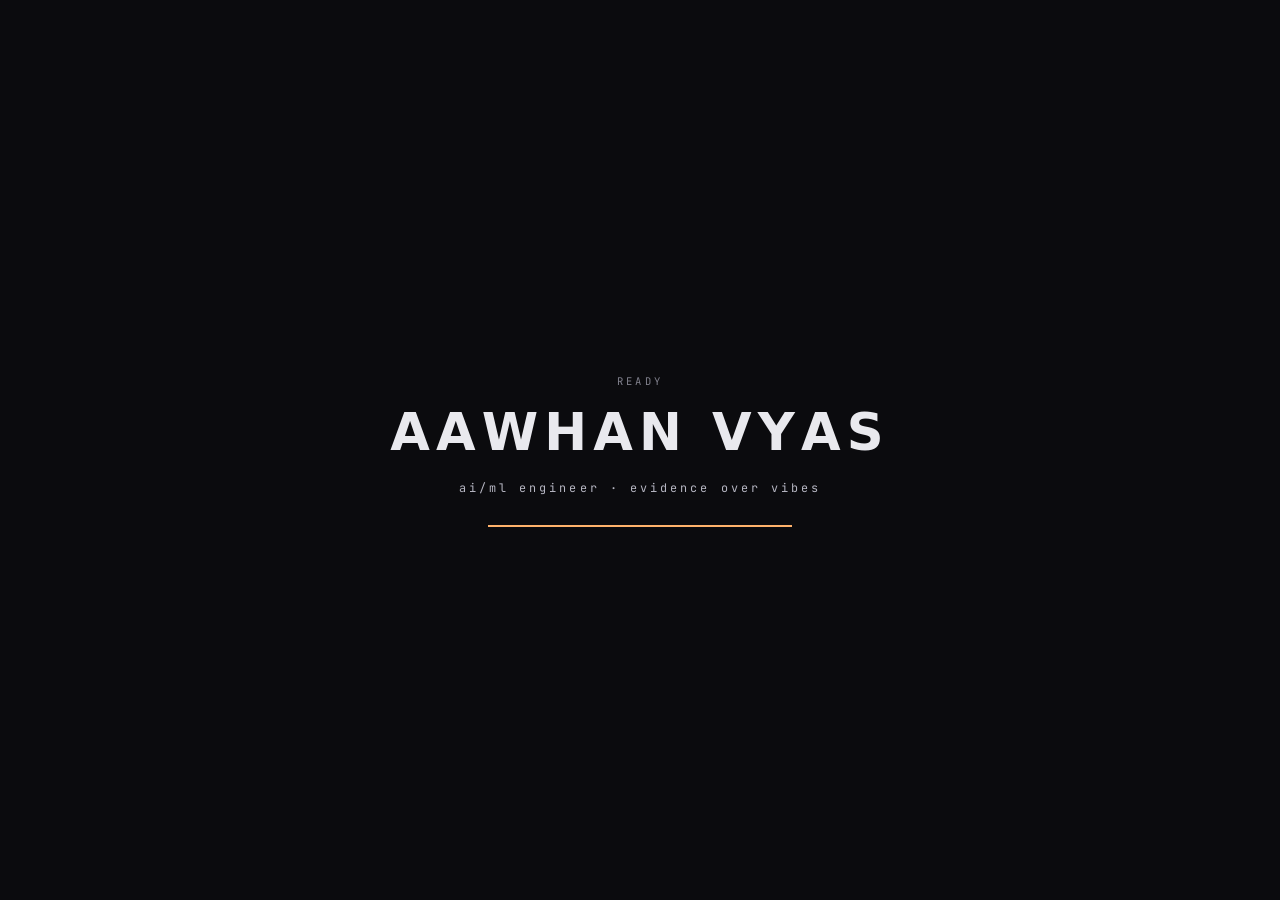
<file: index.html>
<!DOCTYPE html>
<html lang="en">
<head>
  <meta charset="UTF-8">
  <meta name="viewport" content="width=device-width, initial-scale=1.0">
  <title>Aawhan Vyas</title>
  <meta name="description" content="Aawhan Vyas — AI/ML engineer. The Brief: a quick scan for recruiters & humans. The Evidence: a broadcast tour of how i build.">
  <meta property="og:title" content="Aawhan Vyas — turning “what if?” into working software.">
  <meta property="og:description" content="ML platforms, grounded RAG, LLM evaluation. Music as aawhan. Every claim links to its proof.">
  <meta property="og:type" content="website">
  <meta property="og:url" content="https://aawhan0.me/">
  <link rel="icon" type="image/svg+xml" href="assets/favicon.svg">
  <link rel="preconnect" href="https://fonts.googleapis.com">
  <link rel="preconnect" href="https://fonts.gstatic.com" crossorigin>
  <!-- Google Fonts is render-blocking as a plain stylesheet. Loaded non-blocking
       instead: preloaded (so the fetch starts during the preload scan at high
       priority) but applied via media="print", with onload flipping it to "all".
       First paint happens immediately in the fallback stack and the webfonts
       swap in behind it — which font-display:swap was already doing. Same fonts,
       same rendering; the document just no longer blocks on a third-party
       round trip. The noscript copy keeps it working without JS. -->
  <link rel="preload" as="style" href="https://fonts.googleapis.com/css2?family=Anton&family=Inter:wght@400;500;600;700&family=JetBrains+Mono:wght@400;500;700&family=VT323&display=swap">
  <link rel="stylesheet" href="https://fonts.googleapis.com/css2?family=Anton&family=Inter:wght@400;500;600;700&family=JetBrains+Mono:wght@400;500;700&family=VT323&display=swap" media="print" onload="this.media='all'">
  <noscript><link rel="stylesheet" href="https://fonts.googleapis.com/css2?family=Anton&family=Inter:wght@400;500;600;700&family=JetBrains+Mono:wght@400;500;700&family=VT323&display=swap"></noscript>
  <link rel="stylesheet" href="assets/css/style.css?v=17">
</head>
<body class="locked">

  <!-- ── boot / loader ───────────────────────────────────────── -->
  <div class="boot" id="boot">
    <div class="boot-inner">
      <p class="boot-status mono" id="boot-status">initialising</p>
      <h1 class="boot-name" id="boot-name" data-text="AAWHAN VYAS">AAWHAN&nbsp;VYAS</h1>
      <p class="boot-role mono">ai/ml engineer <span aria-hidden="true">·</span> evidence over vibes</p>
      <div class="boot-bar" aria-hidden="true"><i id="boot-fill"></i></div>
    </div>
  </div>

  <!-- ── landing gate ──────────────────────────────────────── -->
  <div class="gate" id="gate">
    <div class="gate-half gate-left" data-goto="brief" role="link" tabindex="0" aria-label="On Stage — the work">
      <canvas id="ascii-wave" aria-hidden="true"></canvas>
      <div class="gate-content">
        <h2 class="pixel">On Stage</h2>
        <p>the rehearsed set — what i do &amp; what shipped.</p>
        <button class="enter mono" data-goto="brief">enter <span aria-hidden="true">→</span></button>
      </div>
    </div>
    <div class="gate-half gate-right" data-goto="story" role="link" tabindex="0" aria-label="Behind the Scenes — the story">
      <canvas id="disk" aria-hidden="true"></canvas>
      <div class="gate-content">
        <h2 class="pixel">Behind the Scenes</h2>
        <p>not the projects — the person behind them.</p>
        <button class="enter mono" data-goto="story">enter <span aria-hidden="true">→</span></button>
      </div>
    </div>
  </div>

  <script src="assets/js/data.js?v=12" defer></script>
  <script src="assets/js/main.js?v=14" defer></script>
</body>
</html>
</file>
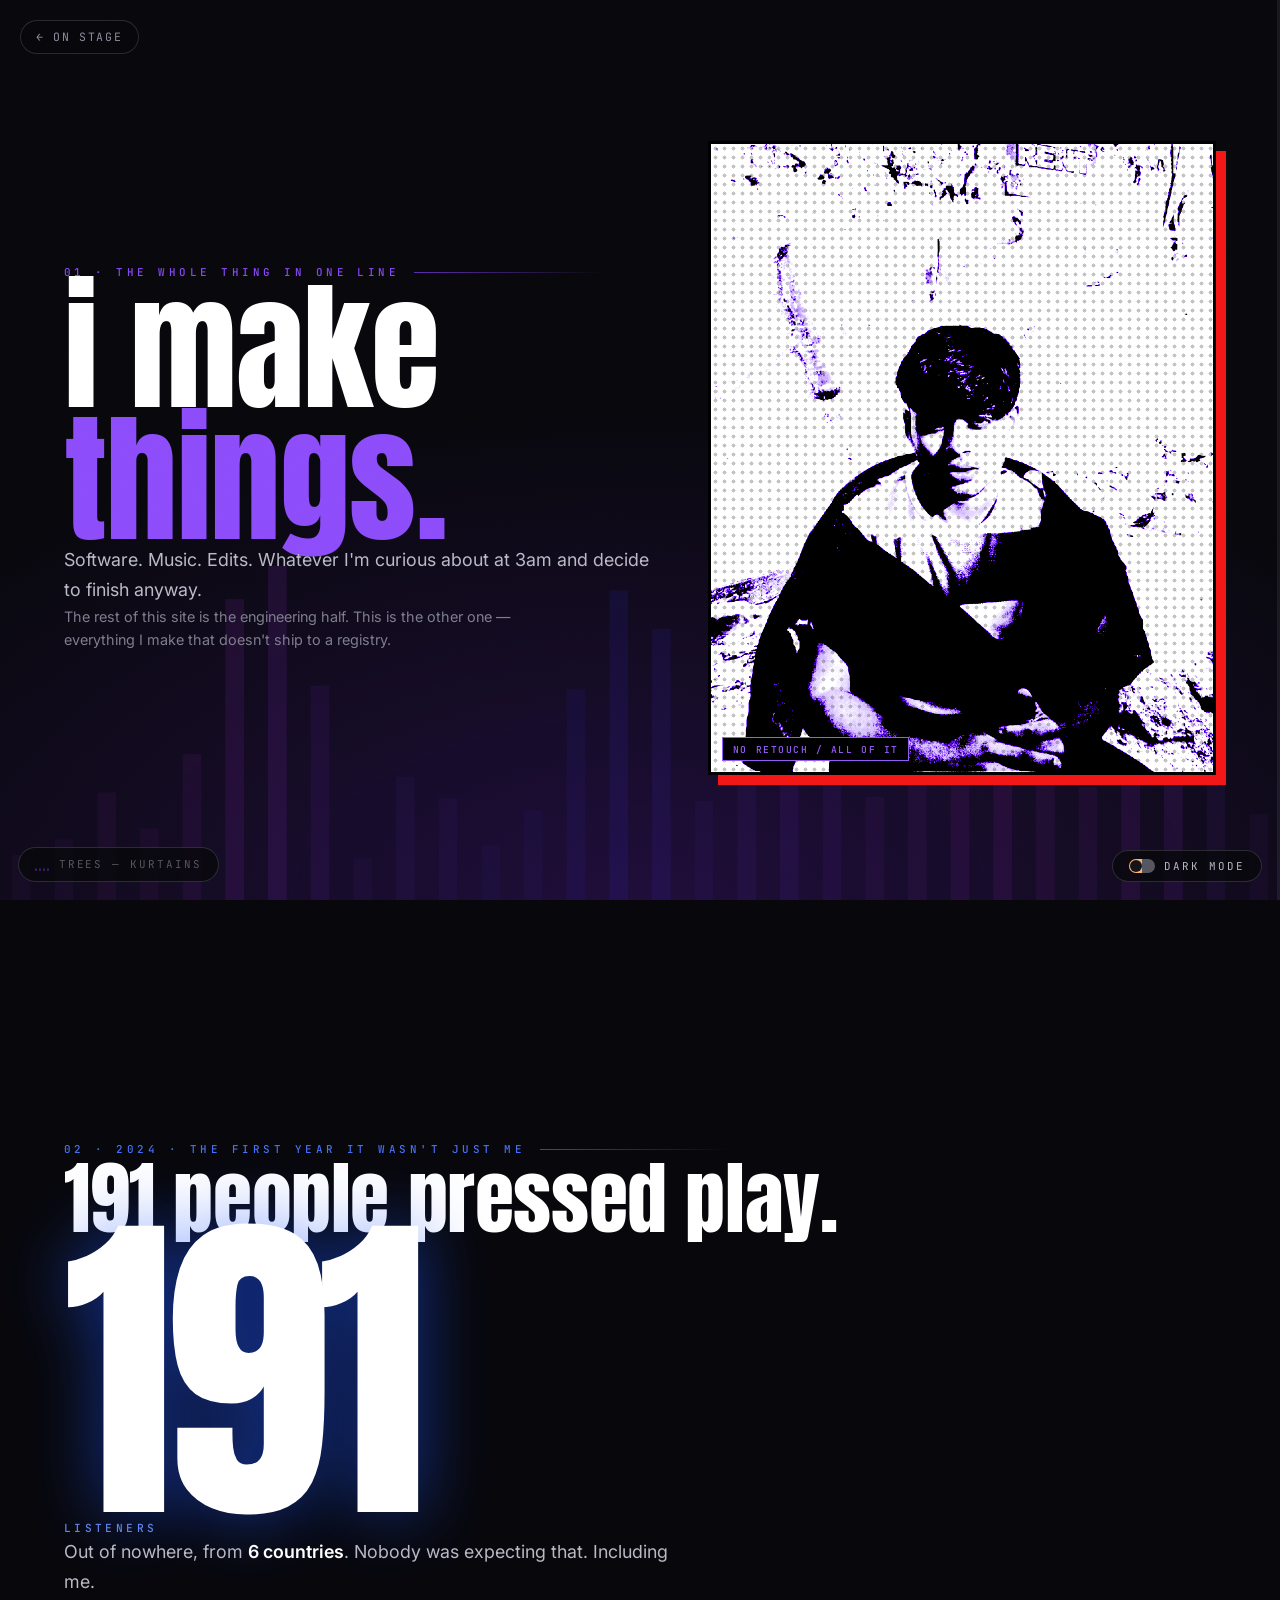
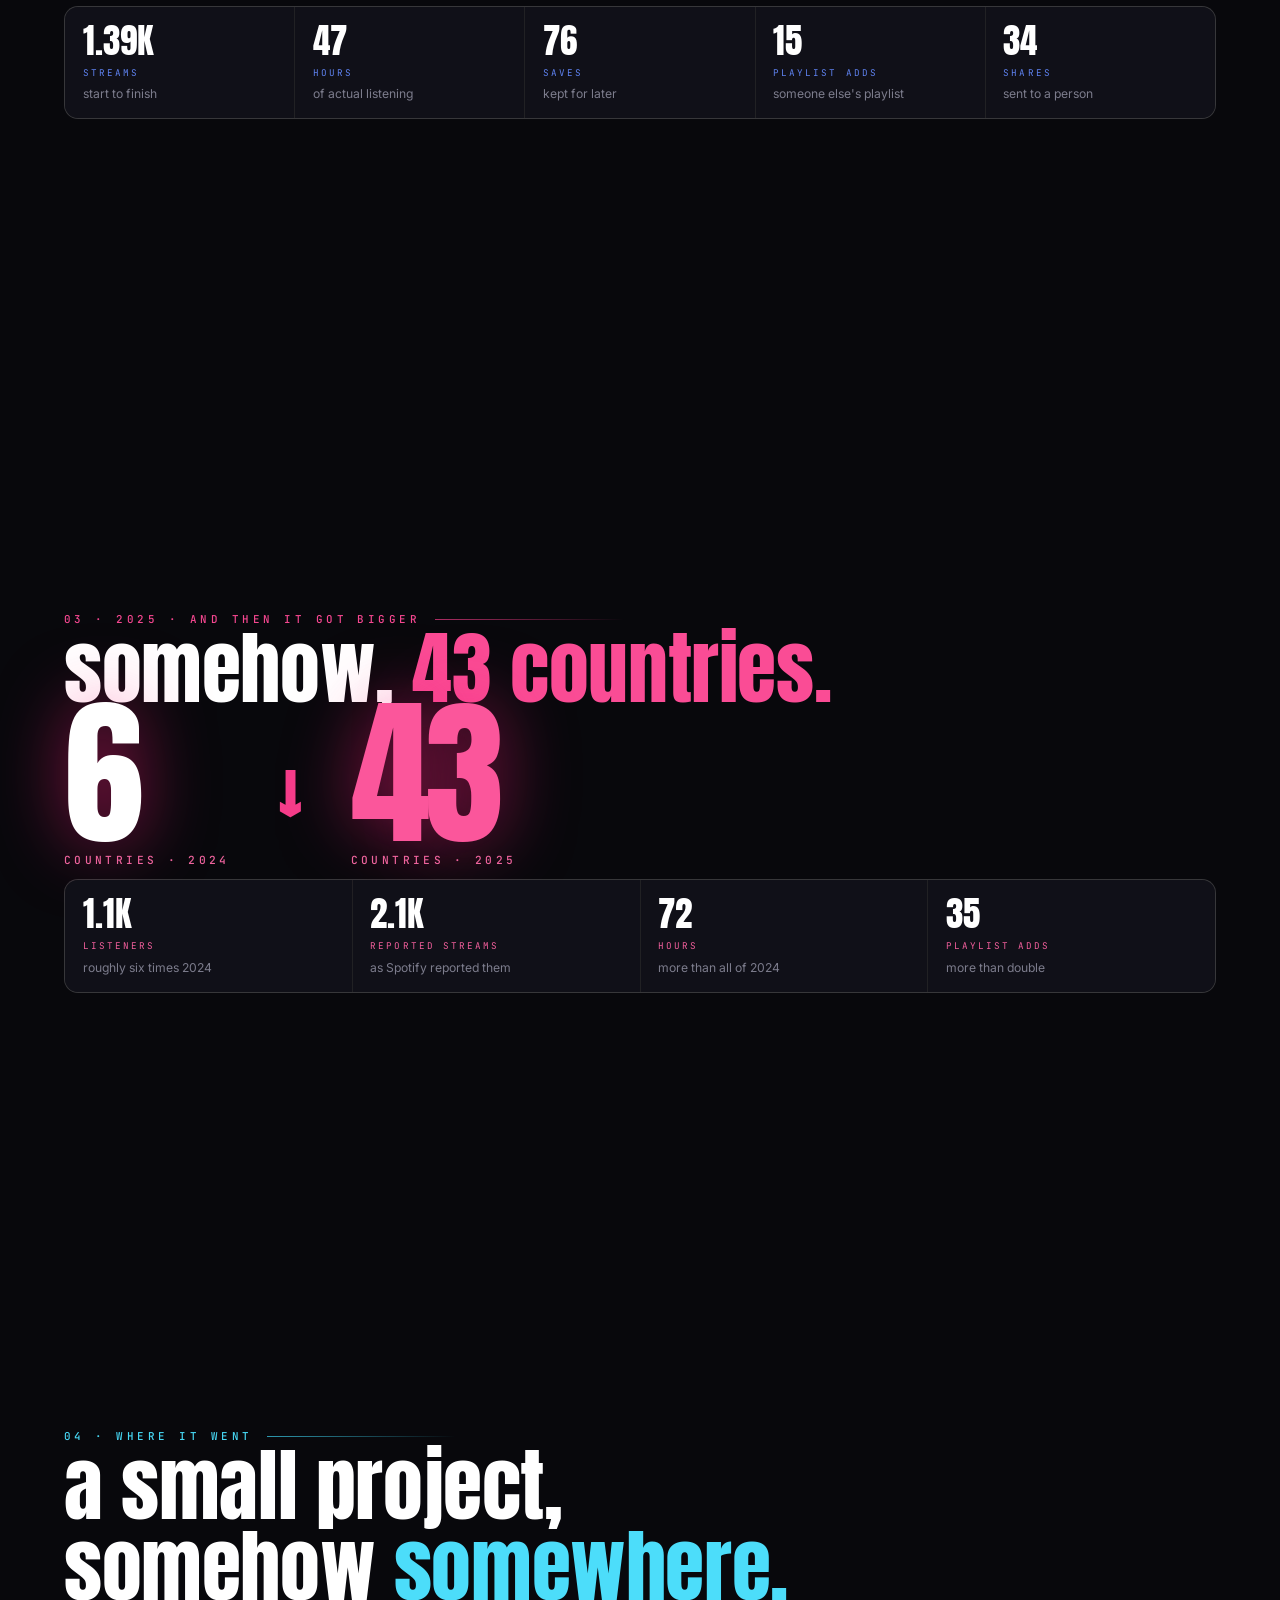
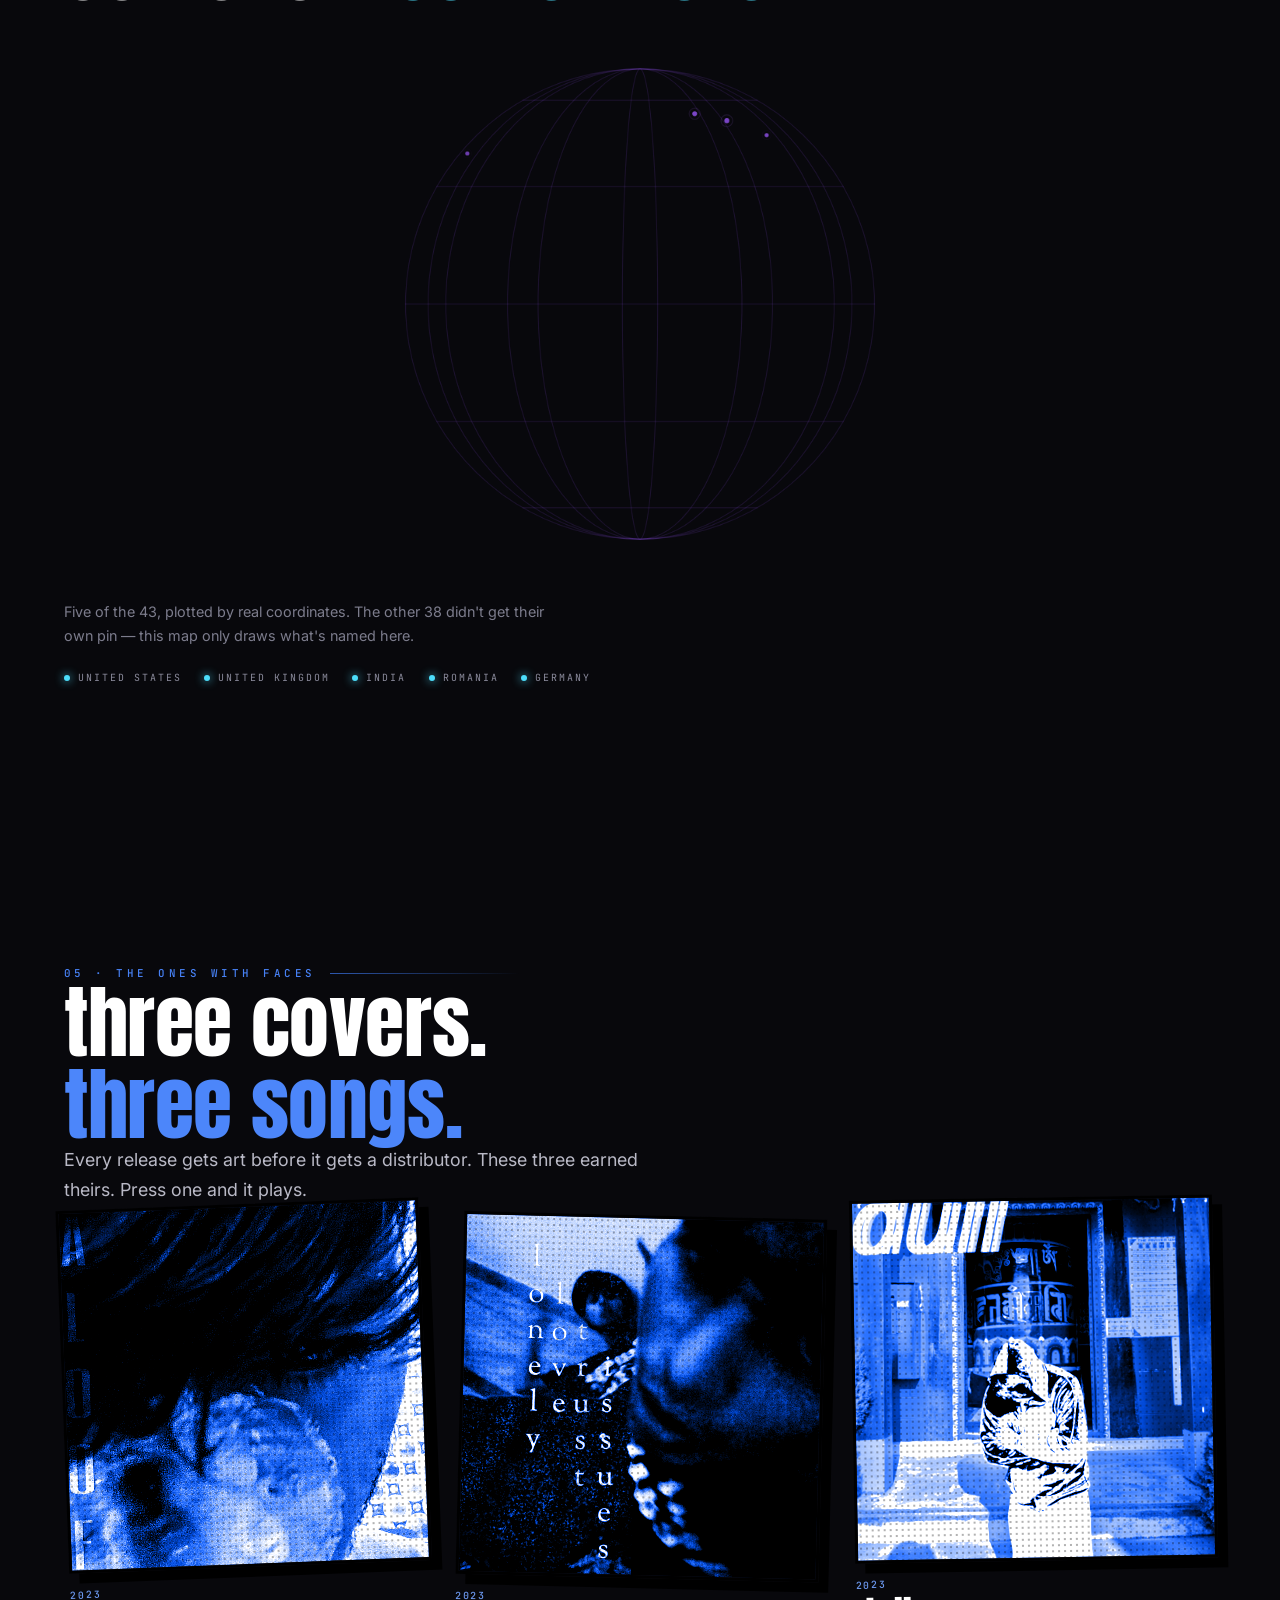
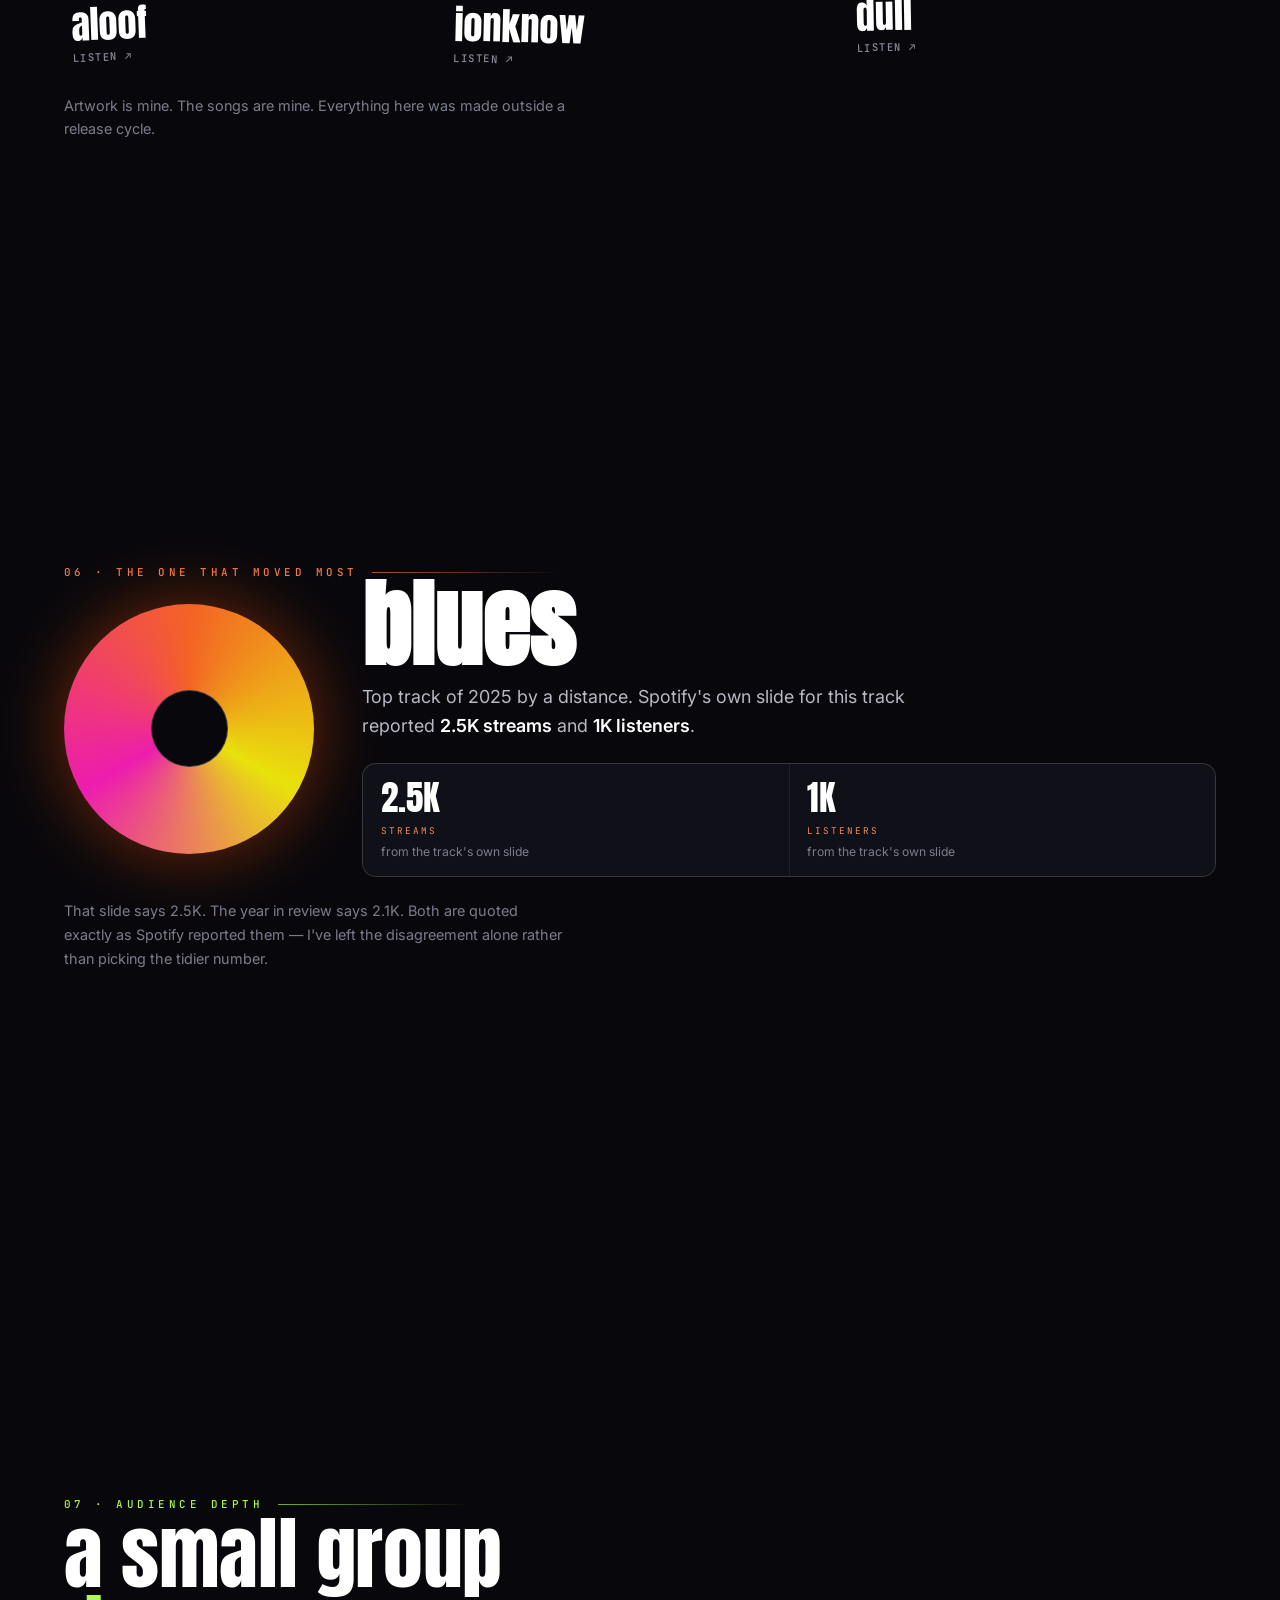
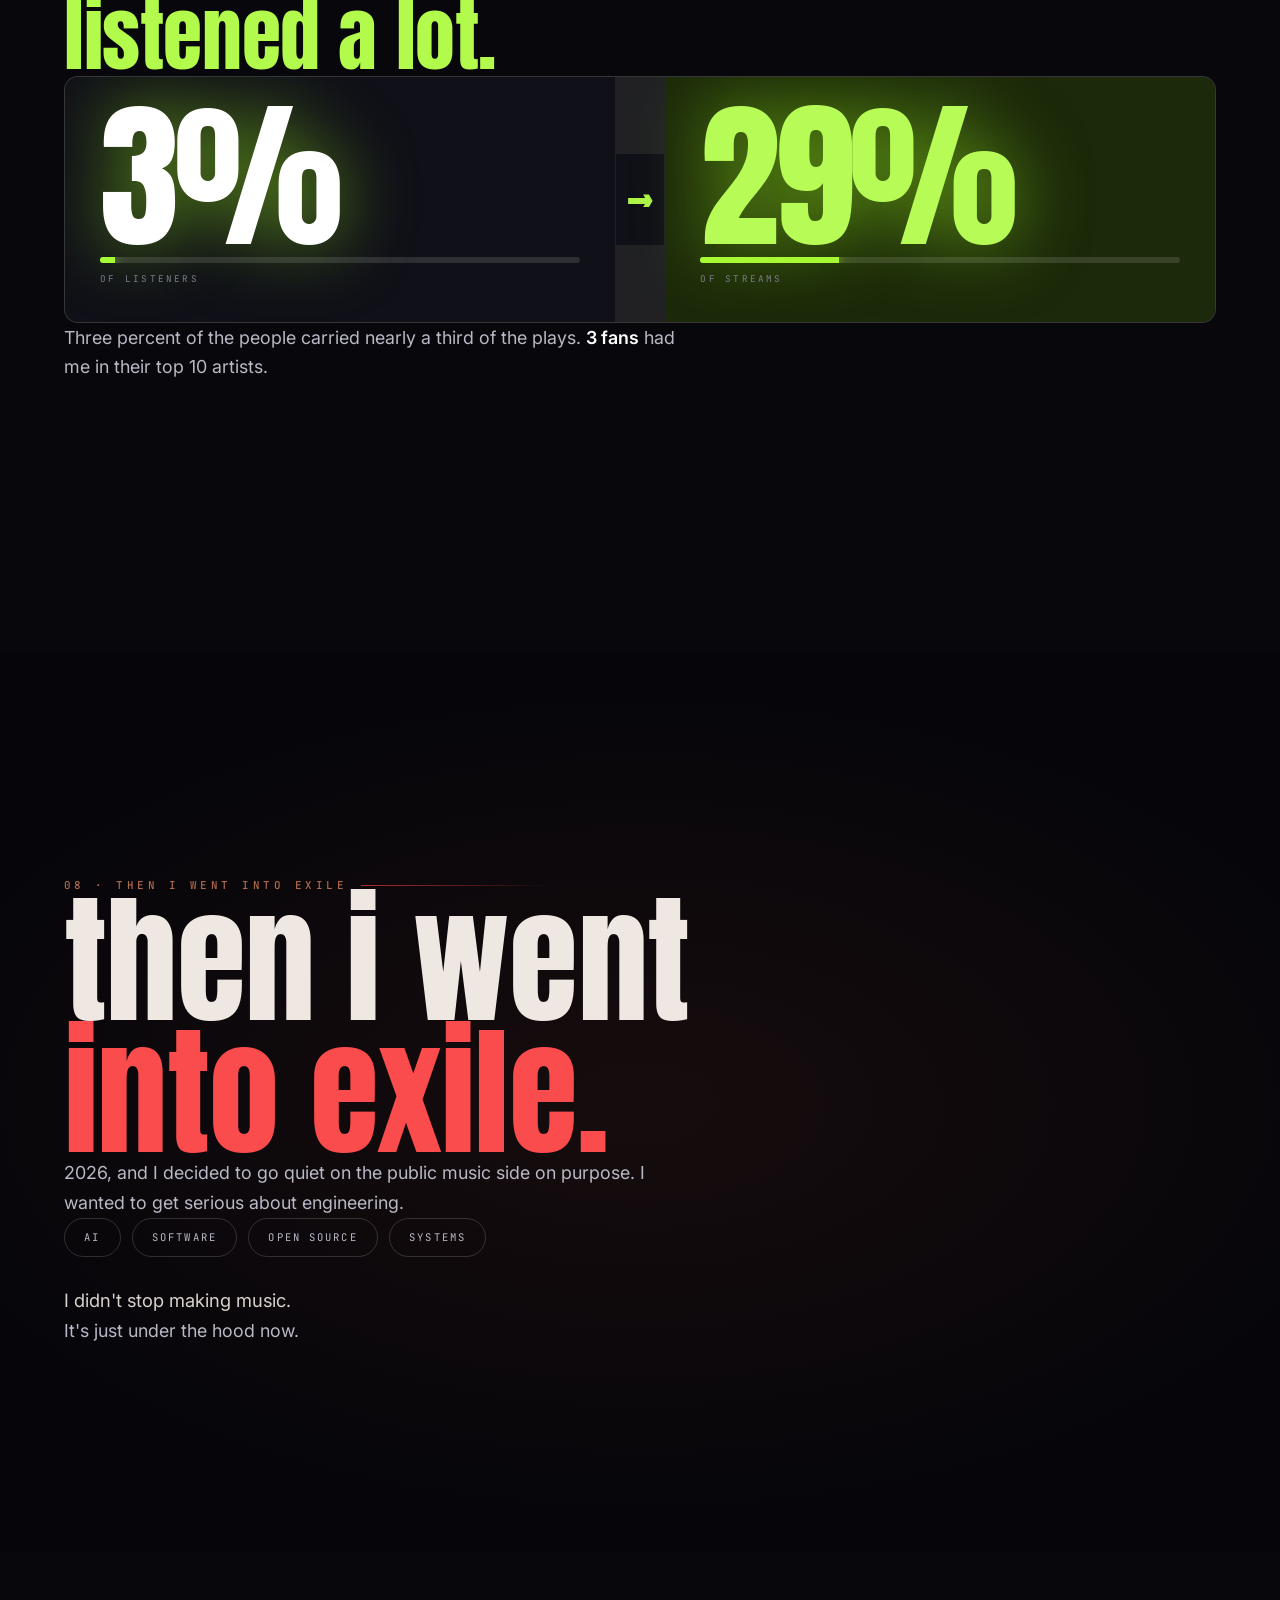
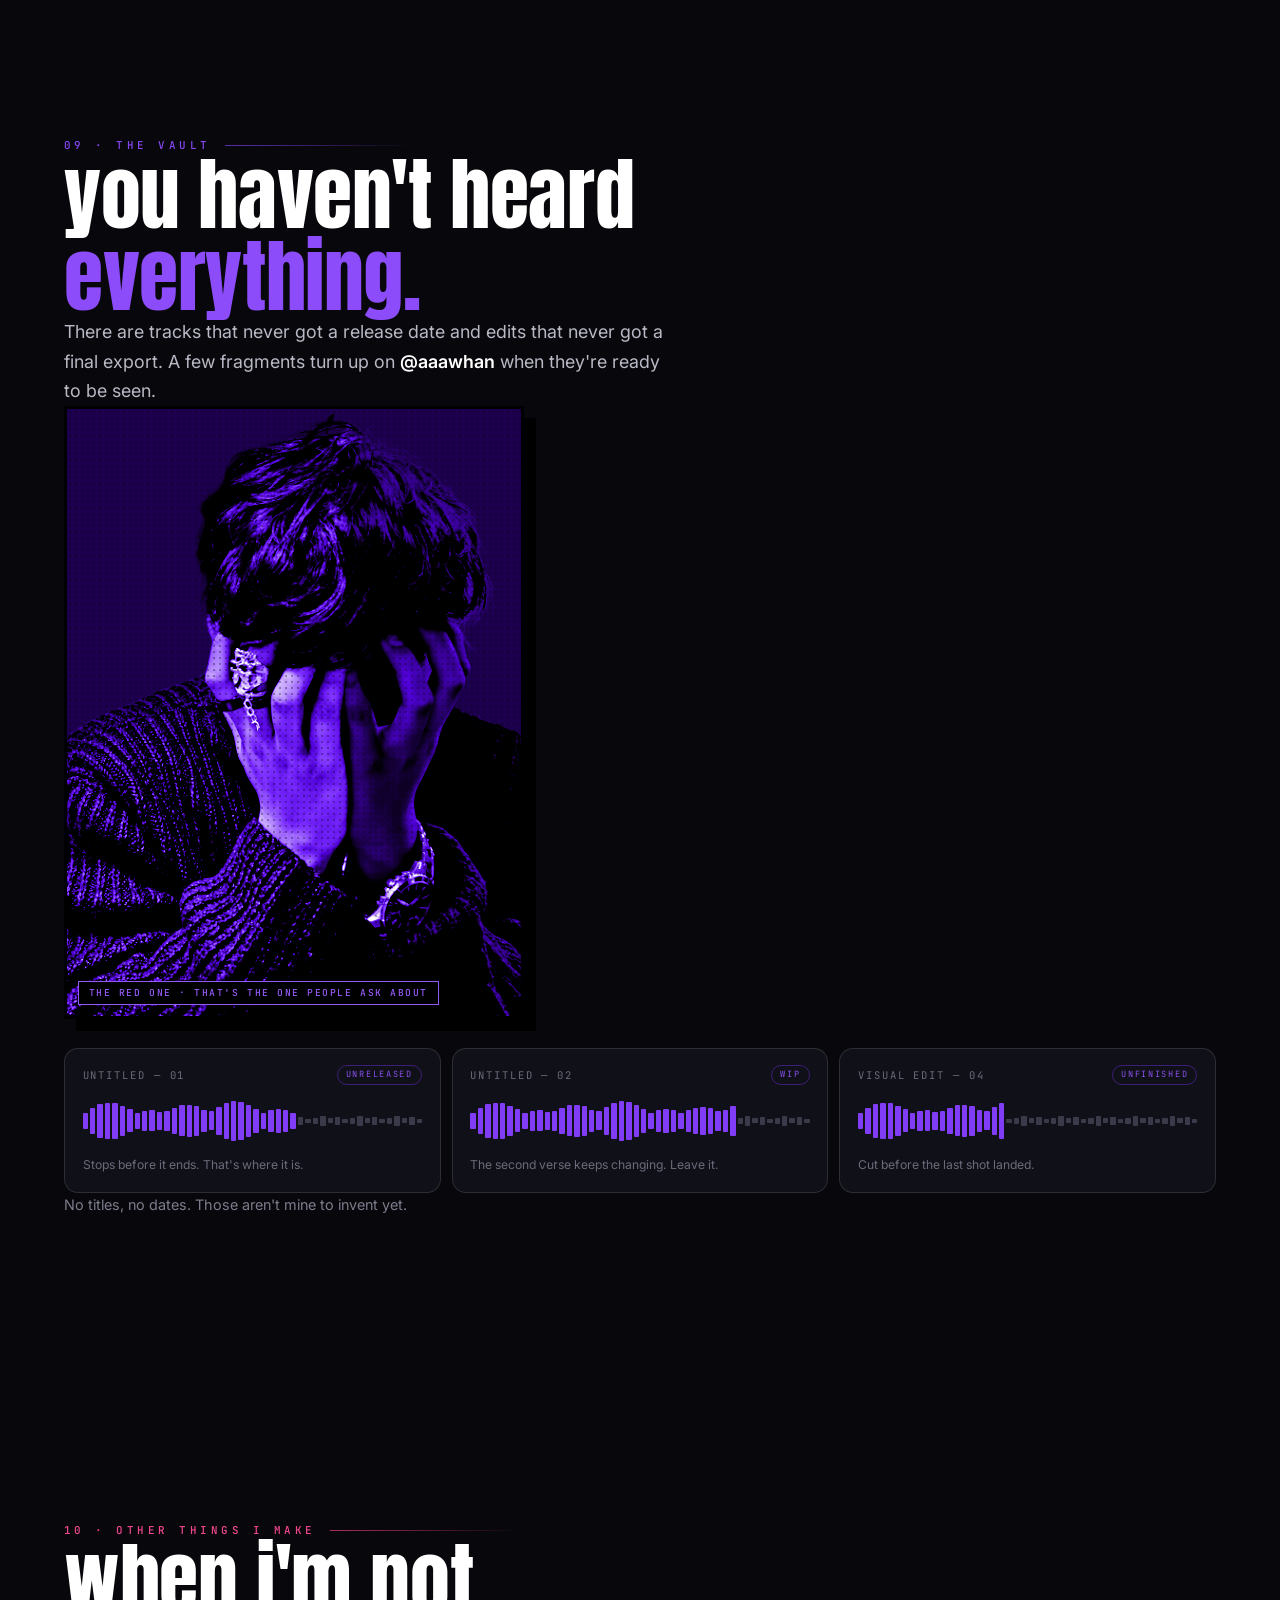
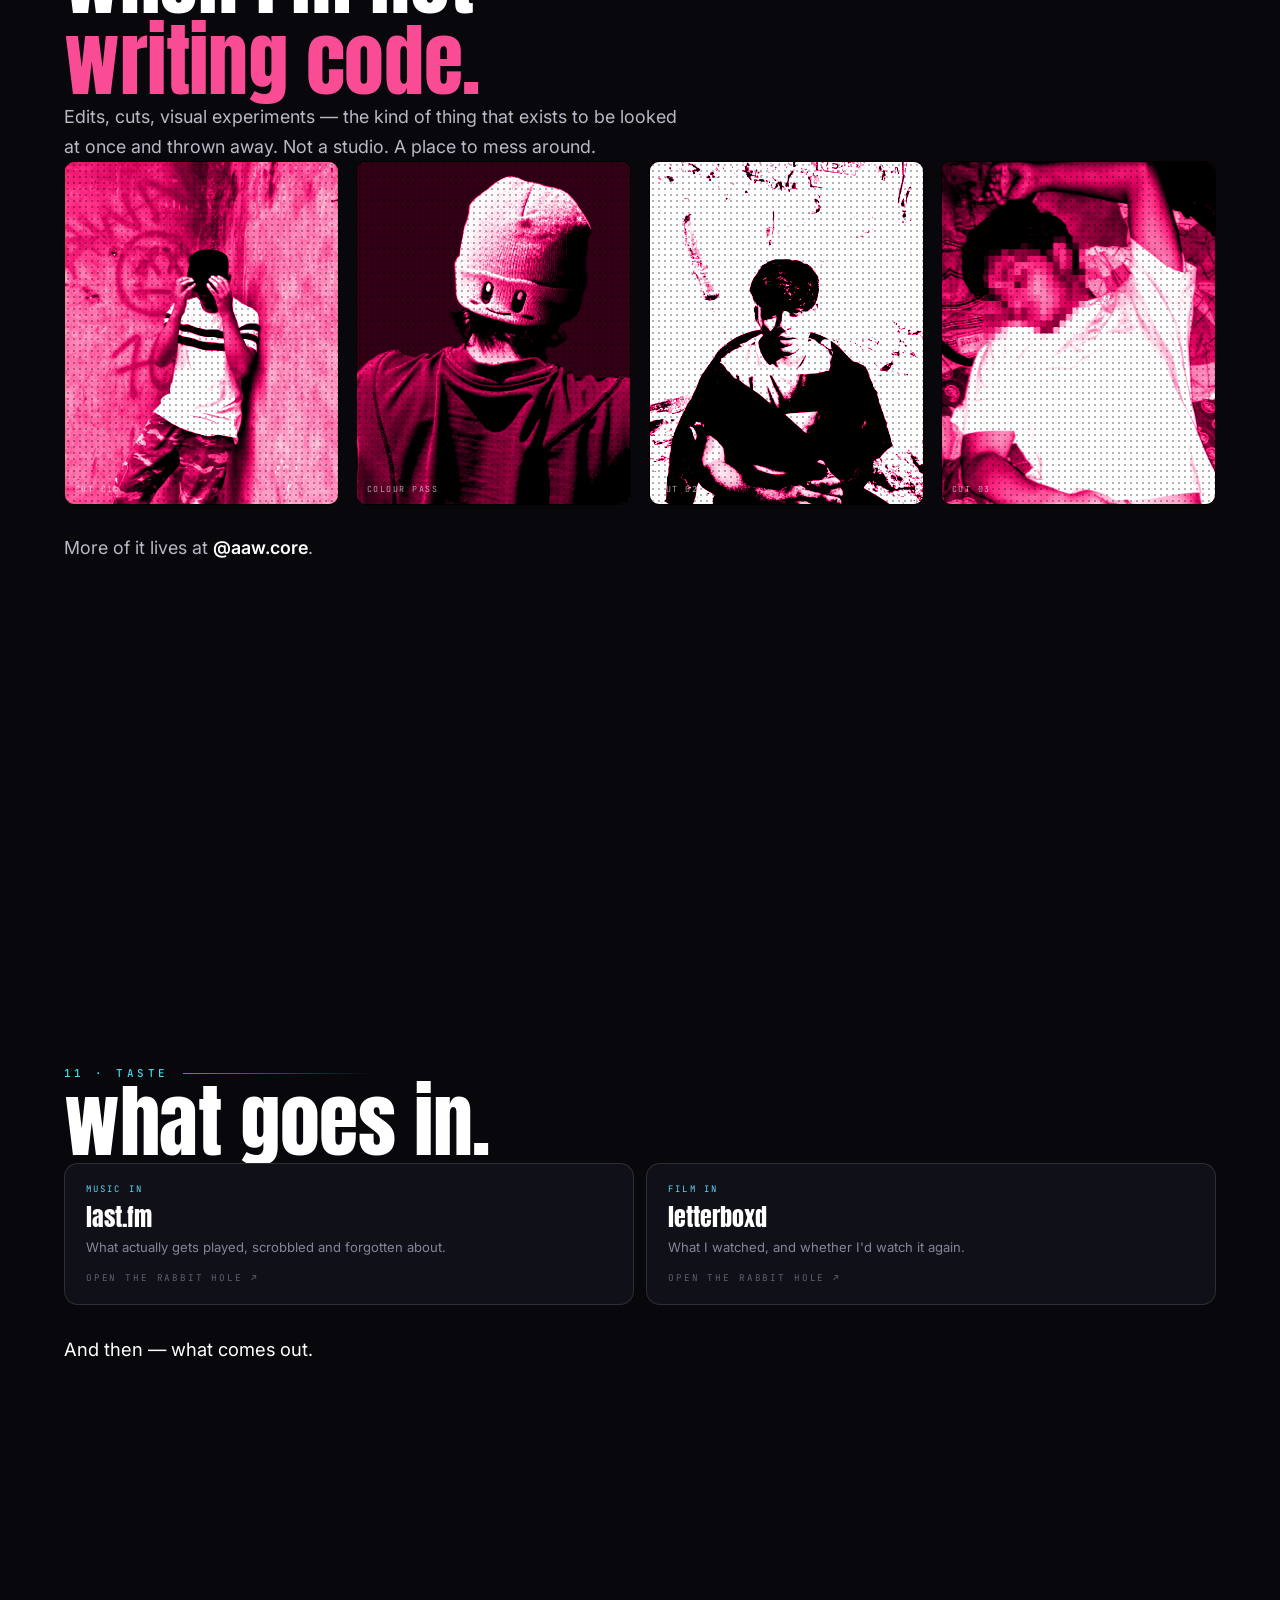
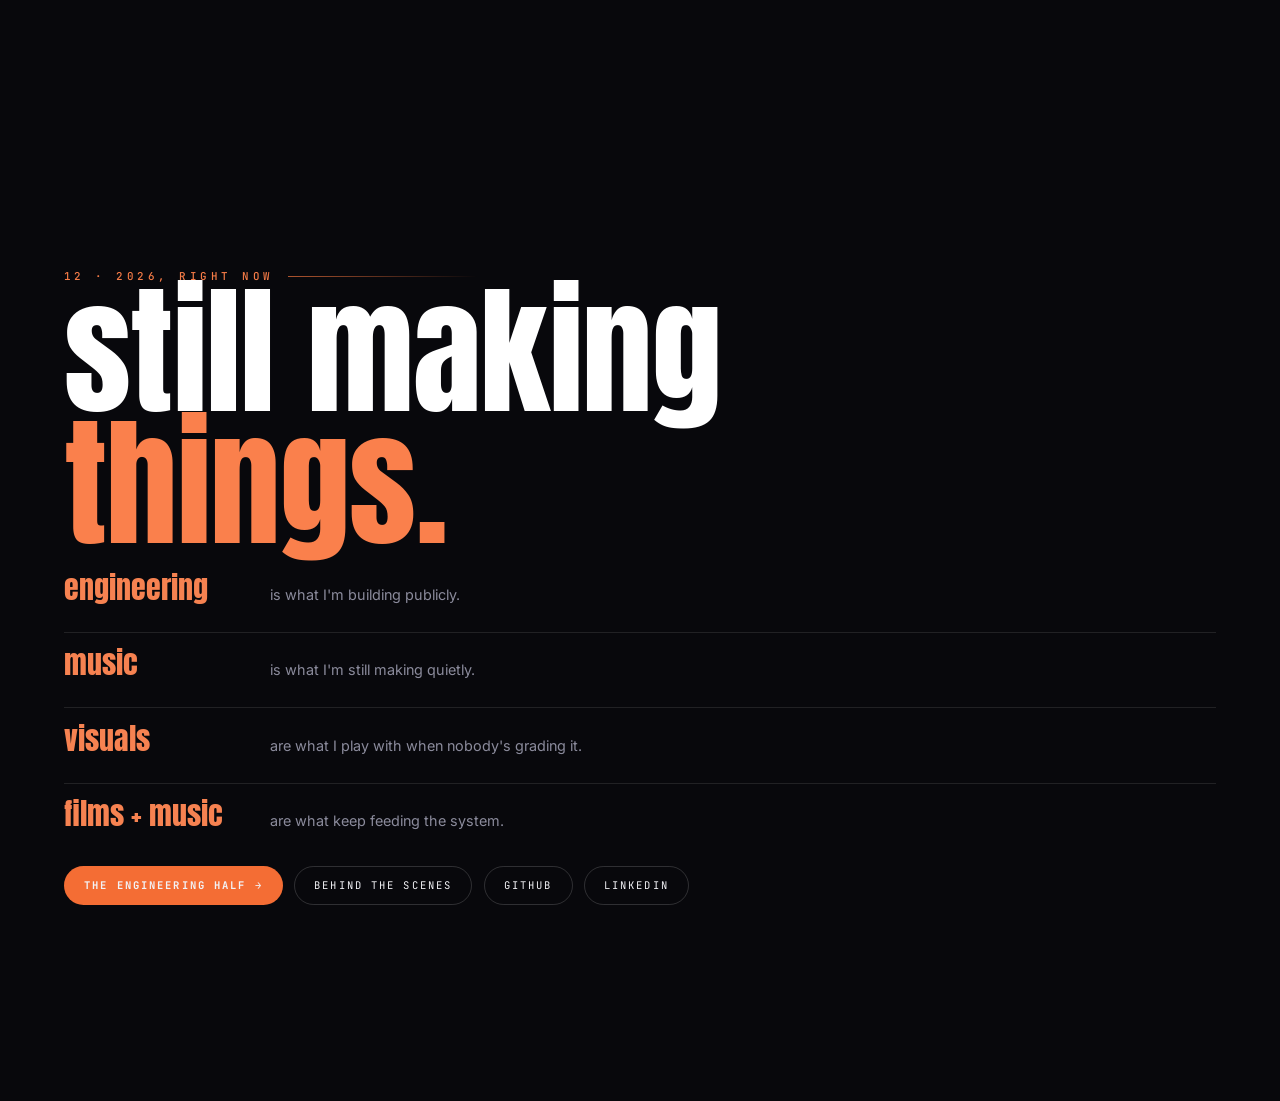
<file: music.html>
<!DOCTYPE html>
<html lang="en">
<head>
  <meta charset="UTF-8">
  <meta name="viewport" content="width=device-width, initial-scale=1.0">
  <title>Aawhan Vyas — Off the Clock</title>
  <meta name="description" content="The creative archive — music, edits and taste, outside the repositories. 2024–2026 in numbers, and everything still unreleased.">
  <meta property="og:title" content="Off the Clock — a creative archive">
  <meta property="og:description" content="Before the repositories, there were songs. And there still are.">
  <meta property="og:type" content="website">
  <meta property="og:url" content="https://aawhan0.me/music.html">
  <link rel="icon" type="image/svg+xml" href="assets/favicon.svg">
  <link rel="preconnect" href="https://fonts.googleapis.com">
  <link rel="preconnect" href="https://fonts.gstatic.com" crossorigin>
  <!-- Google Fonts is render-blocking as a plain stylesheet. Loaded non-blocking
       instead: preloaded (so the fetch starts during the preload scan at high
       priority) but applied via media="print", with onload flipping it to "all".
       First paint happens immediately in the fallback stack and the webfonts
       swap in behind it — which font-display:swap was already doing. Same fonts,
       same rendering; the document just no longer blocks on a third-party
       round trip. The noscript copy keeps it working without JS. -->
  <link rel="preload" as="style" href="https://fonts.googleapis.com/css2?family=Anton&family=Inter:wght@400;500;600;700&family=JetBrains+Mono:wght@400;500;700&family=VT323&display=swap">
  <link rel="stylesheet" href="https://fonts.googleapis.com/css2?family=Anton&family=Inter:wght@400;500;600;700&family=JetBrains+Mono:wght@400;500;700&family=VT323&display=swap" media="print" onload="this.media='all'">
  <noscript><link rel="stylesheet" href="https://fonts.googleapis.com/css2?family=Anton&family=Inter:wght@400;500;600;700&family=JetBrains+Mono:wght@400;500;700&family=VT323&display=swap"></noscript>
  <link rel="stylesheet" href="assets/css/style.css?v=17">
  <link rel="stylesheet" href="assets/css/archive.css?v=2">
</head>
<body class="archive locked">

  <!-- ── sound check ────────────────────────────────────────────
       Same gesture as the TV intro elsewhere on the site, retitled
       for this room. -->
  <div class="a-gate" id="a-gate">
    <div>
      <p class="a-gate-k">aawhan vyas · the other room</p>
      <p class="a-gate-t">before the repositories, there were songs.</p>
      <div class="a-gate-bars" aria-hidden="true"><span></span><span></span><span></span><span></span><span></span></div>
      <div class="a-gate-actions">
        <button class="a-btn a-btn--solid" id="a-enter">open the archive</button>
        <button class="a-btn" id="a-enter-quiet">skip the intro</button>
      </div>
      <p class="a-gate-k" style="margin:2rem 0 0">sound is optional · nothing autoplays</p>
    </div>
  </div>

  <canvas class="a-bg" id="a-bg" aria-hidden="true"></canvas>
  <div class="a-wash" id="a-wash" aria-hidden="true"></div>
  <div class="a-progress" aria-hidden="true"><i id="a-prog"></i></div>

  <a class="back mono" href="brief/">← on stage</a>

  <button class="theme-toggle mono" id="theme-toggle" aria-label="toggle theme">
    <span class="tt-sw" aria-hidden="true"></span><span id="tt-label">dark mode</span>
  </button>

  <main class="a-main">

    <!-- ── 01 · the thesis ─────────────────────────────────── -->
    <section class="a-ch" data-hue="265" id="c1">
      <div class="a-inner a-hero">
        <div>
          <p class="a-k a-rv">01 · the whole thing in one line</p>
          <h1 class="a-h a-rv" data-d="1">i make <em>things.</em></h1>
          <p class="a-p a-rv" data-d="2">Software. Music. Edits. Whatever I'm curious about at 3am and
          decide to finish anyway.</p>
          <p class="a-p a-p--dim a-rv" data-d="3">The rest of this site is the engineering half. This is
          the other one — everything I make that doesn't ship to a registry.</p>
        </div>
        <figure class="a-pop a-pop--big a-hero-art a-rv" data-d="4">
          <img src="assets/img/archive/artist-profile.jpg" width="1000" height="1000"
               alt="A high-contrast portrait, blown out to near-white, of the artist looking straight down the lens." loading="eager" decoding="async">
          <figcaption class="a-pop-tag">no retouch / all of it</figcaption>
        </figure>
      </div>
    </section>

    <!-- ── 02 · 2024 ────────────────────────────────────────── -->
    <section class="a-ch" data-hue="205" id="c2">
      <div class="a-inner">
        <p class="a-k a-rv">02 · 2024 · the first year it wasn't just me</p>
        <h2 class="a-h a-h--sm a-rv" data-d="1">191 people pressed play.</h2>
        <div class="a-num-wrap a-rv" data-d="2">
          <span class="a-num" data-count="191">191</span>
          <span class="a-num-unit">listeners</span>
        </div>
        <p class="a-p a-rv" data-d="3">Out of nowhere, from <b>6 countries</b>. Nobody was
        expecting that. Including me.</p>
        <div class="a-stats a-rv" data-d="4">
          <div class="a-stat"><div class="a-stat-v">1.39K</div><div class="a-stat-n">streams</div><div class="a-stat-k">start to finish</div></div>
          <div class="a-stat"><div class="a-stat-v">47</div><div class="a-stat-n">hours</div><div class="a-stat-k">of actual listening</div></div>
          <div class="a-stat"><div class="a-stat-v">76</div><div class="a-stat-n">saves</div><div class="a-stat-k">kept for later</div></div>
          <div class="a-stat"><div class="a-stat-v">15</div><div class="a-stat-n">playlist adds</div><div class="a-stat-k">someone else's playlist</div></div>
          <div class="a-stat"><div class="a-stat-v">34</div><div class="a-stat-n">shares</div><div class="a-stat-k">sent to a person</div></div>
        </div>
      </div>
    </section>

    <!-- ── 03 · the jump ────────────────────────────────────── -->
    <section class="a-ch" data-hue="340" id="c3">
      <div class="a-inner">
        <p class="a-k a-rv">03 · 2025 · and then it got bigger</p>
        <h2 class="a-h a-h--sm a-rv" data-d="1">somehow, <em>43 countries.</em></h2>
        <div class="a-jump a-rv" data-d="2">
          <div class="a-jump-item">
            <span class="a-num a-num--sm" data-count="6">6</span>
            <span class="a-num-unit">countries · 2024</span>
          </div>
          <span class="a-jump-arrow" aria-hidden="true">↓</span>
          <div class="a-jump-item">
            <span class="a-num a-num--sm a-num--hue" data-count="43">43</span>
            <span class="a-num-unit">countries · 2025</span>
          </div>
        </div>
        <div class="a-stats a-rv" data-d="3">
          <div class="a-stat"><div class="a-stat-v">1.1K</div><div class="a-stat-n">listeners</div><div class="a-stat-k">roughly six times 2024</div></div>
          <div class="a-stat"><div class="a-stat-v">2.1K</div><div class="a-stat-n">reported streams</div><div class="a-stat-k">as Spotify reported them</div></div>
          <div class="a-stat"><div class="a-stat-v">72</div><div class="a-stat-n">hours</div><div class="a-stat-k">more than all of 2024</div></div>
          <div class="a-stat"><div class="a-stat-v">35</div><div class="a-stat-n">playlist adds</div><div class="a-stat-k">more than double</div></div>
        </div>
      </div>
    </section>

  <!-- ── 04 · the world ───────────────────────────────────── -->
    <section class="a-ch" data-hue="190" id="c4">
      <div class="a-inner">
        <p class="a-k a-rv">04 · where it went</p>
        <h2 class="a-h a-h--sm a-rv" data-d="1">a small project,<br>somehow <em>somewhere.</em></h2>
        <div class="a-globe-wrap a-rv" data-d="2">
          <canvas class="a-globe" id="a-globe" width="720" height="720" role="img"
            aria-label="Wireframe globe plotting five of the 43 countries reached in 2025: United States, United Kingdom, India, Romania and Germany."></canvas>
        </div>
        <p class="a-p a-p--dim a-rv" data-d="3">Five of the 43, plotted by real coordinates. The other 38
        didn't get their own pin — this map only draws what's named here.</p>
        <div class="a-legend a-rv" data-d="4">
          <span><i></i>United States</span><span><i></i>United Kingdom</span><span><i></i>India</span>
          <span><i></i>Romania</span><span><i></i>Germany</span>
        </div>
      </div>
    </section>

    <!-- ── 05 · the ones with faces ──────────────────────────── -->
    <section class="a-ch" data-hue="300" id="c5s">
      <div class="a-inner">
        <p class="a-k a-rv">05 · the ones with faces</p>
        <h2 class="a-h a-h--sm a-rv" data-d="1">three covers.<br><em>three songs.</em></h2>
        <p class="a-p a-rv" data-d="2">Every release gets art before it gets a distributor. These
        three earned theirs. Press one and it plays.</p>
        <div class="a-singles a-rv" data-d="3">
          <a class="a-single" href="https://music.youtube.com/watch?v=3_i3b2TWxtw" target="_blank" rel="noopener">
            <span class="a-pop a-single-art">
              <img src="assets/img/archive/aloof-cover.jpg" width="640" height="640"
                   alt="Cover art for Aloof — a figure in red light facing a mirror, graffiti and peace signs on the wall behind." loading="lazy" decoding="async">
            </span>
            <span class="a-single-k">2023</span>
            <span class="a-single-t">aloof</span>
            <span class="a-single-go">listen ↗</span>
          </a>
          <a class="a-single" href="https://music.youtube.com/watch?v=sW_7vOBl5-k" target="_blank" rel="noopener">
            <span class="a-pop a-single-art">
              <img src="assets/img/archive/ionknow-cover.jpg" width="640" height="640"
                   alt="Cover art for IONKNOW — a split frame, deep blue on one side and warm red on the other, shot in coarse grain." loading="lazy" decoding="async">
            </span>
            <span class="a-single-k">2023</span>
            <span class="a-single-t">ionknow</span>
            <span class="a-single-go">listen ↗</span>
          </a>
          <a class="a-single" href="https://music.youtube.com/watch?v=YV4f05Q7pyM" target="_blank" rel="noopener">
            <span class="a-pop a-single-art">
              <img src="assets/img/archive/dull-cover.jpg" width="810" height="900"
                   alt="Cover art for DULL — a hooded figure in white standing before a brightly painted temple doorway." loading="lazy" decoding="async">
            </span>
            <span class="a-single-k">2023</span>
            <span class="a-single-t">dull</span>
            <span class="a-single-go">listen ↗</span>
          </a>
        </div>
        <p class="a-p a-p--dim a-rv" data-d="4" style="margin-top:2rem">Artwork is mine. The songs are mine.
        Everything here was made outside a release cycle.</p>
      </div>
    </section>

    <section class="a-ch" data-hue="25" id="c5">
      <div class="a-inner">
        <p class="a-k a-rv">06 · the one that moved most</p>
        <div class="a-song a-rv" data-d="1">
          <div class="a-disc" aria-hidden="true"></div>
          <div>
            <h2 class="a-song-title">blues</h2>
            <p class="a-p" style="margin-top:.8rem">Top track of 2025 by a distance. Spotify's own slide
            for this track reported <b>2.5K streams</b> and <b>1K listeners</b>.</p>
            <div class="a-stats" style="margin-top:1.4rem">
              <div class="a-stat"><div class="a-stat-v">2.5K</div><div class="a-stat-n">streams</div><div class="a-stat-k">from the track's own slide</div></div>
              <div class="a-stat"><div class="a-stat-v">1K</div><div class="a-stat-n">listeners</div><div class="a-stat-k">from the track's own slide</div></div>
            </div>
          </div>
        </div>
        <p class="a-p a-p--dim a-rv" data-d="2" style="margin-top:1.4rem">That slide says 2.5K. The
        year in review says 2.1K. Both are quoted exactly as Spotify reported them — I've left the
        disagreement alone rather than picking the tidier number.</p>
      </div>
    </section>

    <!-- ── 06 · the one that moved most ───────────────────── -->
    <section class="a-ch" data-hue="150" id="c6">
      <div class="a-inner">
        <p class="a-k a-rv">07 · audience depth</p>
        <h2 class="a-h a-h--sm a-rv" data-d="1">a small group<br><em>listened a lot.</em></h2>
        <div class="a-split a-rv" data-d="2">
          <div class="a-split-cell">
            <span class="a-num a-num--sm">3%</span>
            <div class="a-bar" style="--w:3%"><i></i></div>
            <p class="a-split-k">of listeners</p>
          </div>
          <div class="a-split-mid" aria-hidden="true">→</div>
          <div class="a-split-cell a-split-cell--b">
            <span class="a-num a-num--sm a-num--hue">29%</span>
            <div class="a-bar" style="--w:29%"><i></i></div>
            <p class="a-split-k">of streams</p>
          </div>
        </div>
        <p class="a-p a-rv" data-d="3">Three percent of the people carried nearly a third of the
        plays. <b>3 fans</b> had me in their top 10 artists.</p>
      </div>
    </section>

    <!-- ── 08 · the exile ───────────────────────────────────── -->
    <section class="a-ch a-ch--quiet" data-hue="0" id="c7">
      <div class="a-inner">
        <p class="a-k a-rv">08 · then i went into exile</p>
        <h2 class="a-h a-rv" data-d="1">then i went<br><em>into exile.</em></h2>
        <p class="a-p a-rv" data-d="2">2026, and I decided to go quiet on the public music side
        on purpose. I wanted to get serious about engineering.</p>
        <div class="a-cta a-rv" data-d="3" style="margin:0">
          <span class="a-btn">ai</span><span class="a-btn">software</span>
          <span class="a-btn">open source</span><span class="a-btn">systems</span>
        </div>
        <p class="a-p a-rv" data-d="4" style="margin-top:1.8rem;font-size:1.15rem;color:#d8d2cc">
        I didn't stop making music.</p>
        <p class="a-p a-rv" data-d="5">It's just under the hood now.</p>
      </div>
    </section>

    <!-- ── 09 · the vault ──────────────────────────────────── -->
    <section class="a-ch" data-hue="265" id="c8">
      <div class="a-inner">
        <p class="a-k a-rv">09 · the vault</p>
        <h2 class="a-h a-h--sm a-rv" data-d="1">you haven't heard<br><em>everything.</em></h2>
        <p class="a-p a-rv" data-d="2">There are tracks that never got a release date and edits that
        never got a final export. A few fragments turn up on <b>@aaawhan</b> when they're ready to
        be seen.</p>
        <figure class="a-pop a-portrait a-rv" data-d="3" style="margin:0 0 1.8rem">
          <picture>
            <source srcset="assets/img/archive/altgoth-960.webp" type="image/webp">
            <img src="assets/img/archive/altgoth-960.jpg" width="960" height="1280"
                 alt="A figure in a red hoodie and a knitted beanie, shot high-contrast against a blank white wall." loading="lazy" decoding="async">
          </picture>
          <figcaption class="a-pop-tag">the red one · that's the one people ask about</figcaption>
        </figure>
        <div class="a-vault a-rv" data-d="3">
          <div class="a-card">
            <div class="a-card-top"><span class="a-card-t">untitled — 01</span><span class="a-card-lock">unreleased</span></div>
            <div class="a-wave" data-wave="0.62" aria-hidden="true"></div>
            <p class="a-card-note">Stops before it ends. That's where it is.</p>
          </div>
          <div class="a-card">
            <div class="a-card-top"><span class="a-card-t">untitled — 02</span><span class="a-card-lock">wip</span></div>
            <div class="a-wave" data-wave="0.78" aria-hidden="true"></div>
            <p class="a-card-note">The second verse keeps changing. Leave it.</p>
          </div>
          <div class="a-card">
            <div class="a-card-top"><span class="a-card-t">visual edit — 04</span><span class="a-card-lock">unfinished</span></div>
            <div class="a-wave" data-wave="0.44" aria-hidden="true"></div>
            <p class="a-card-note">Cut before the last shot landed.</p>
          </div>
        </div>
        <p class="a-p a-p--dim a-rv" data-d="4">No titles, no dates. Those aren't mine to invent yet.</p>
      </div>
    </section>

    <!-- ── 10 · the edits ───────────────────────────────────── -->
    <section class="a-ch" data-hue="340" id="c9">
      <div class="a-inner">
        <p class="a-k a-rv">10 · other things i make</p>
        <h2 class="a-h a-h--sm a-rv" data-d="1">when i'm not<br><em>writing code.</em></h2>
        <p class="a-p a-rv" data-d="2">Edits, cuts, visual experiments — the kind of thing that exists
        to be looked at once and thrown away. Not a studio. A place to mess around.</p>
        <div class="a-collage a-rv" data-d="3">
          <figure class="a-frame">
            <span class="a-pop">
              <img src="assets/img/archive/wall-art.jpg" width="760" height="760"
                   alt="A figure in a cap against a concrete wall tagged with blue spray paint." loading="lazy" decoding="async">
            </span>
            <span class="a-frame-tag">cut 01</span>
          </figure>
          <figure class="a-frame">
            <span class="a-pop">
              <picture>
              <source srcset="assets/img/archive/kirby-600.webp" type="image/webp">
              <img src="assets/img/archive/kirby-600.jpg" width="600" height="750"
                   alt="A figure lit in hard red and black, both hands raised to the face, shot high-contrast." loading="lazy" decoding="async">
            </picture>
            </span>
            <span class="a-frame-tag">colour pass</span>
          </figure>
          <figure class="a-frame">
            <span class="a-pop">
              <img src="assets/img/archive/artist-profile.jpg" width="1000" height="1000"
                   alt="A blown-out high-contrast frame of the artist looking straight into the lens." loading="lazy" decoding="async">
            </span>
            <span class="a-frame-tag">cut 02</span>
          </figure>
          <figure class="a-frame">
            <span class="a-pop">
              <img src="assets/img/archive/laying-down.jpg" width="862" height="862"
                   alt="The artist lying on the floor mid-scroll, shot from above in flat daylight." loading="lazy" decoding="async">
            </span>
            <span class="a-frame-tag">cut 03</span>
          </figure>
        </div>
        <p class="a-p a-rv" data-d="4" style="margin-top:1.8rem">More of it lives at <b>@aaw.core</b>.</p>
      </div>
    </section>

    <!-- ── 11 · taste ───────────────────────────────────────── -->
    <section class="a-ch" data-hue="190" id="c10">
      <div class="a-inner">
        <p class="a-k a-rv">11 · taste</p>
        <h2 class="a-h a-h--sm a-rv" data-d="1">what goes in.</h2>
        <div class="a-links a-rv" data-d="2">
          <a class="a-link" href="https://www.last.fm/user/aaawhan" target="_blank" rel="noopener">
            <span class="a-link-k">music in</span>
            <span class="a-link-t">last.fm</span>
            <span class="a-link-d">What actually gets played, scrobbled and forgotten about.</span>
            <span class="a-link-go">open the rabbit hole ↗</span>
          </a>
          <a class="a-link" href="https://letterboxd.com/aaawhan/" target="_blank" rel="noopener">
            <span class="a-link-k">film in</span>
            <span class="a-link-t">letterboxd</span>
            <span class="a-link-d">What I watched, and whether I'd watch it again.</span>
            <span class="a-link-go">open the rabbit hole ↗</span>
          </a>
        </div>
        <p class="a-p a-rv" data-d="3" style="margin-top:1.8rem;font-size:1.15rem;color:#fff">
        And then — what comes out.</p>
      </div>
    </section>

    <!-- ── 12 · now ─────────────────────────────────────────── -->
    <section class="a-ch" data-hue="25" id="c11">
      <div class="a-inner">
        <p class="a-k a-rv">12 · 2026, right now</p>
        <h2 class="a-h a-rv" data-d="1">still making<br><em>things.</em></h2>
        <div class="a-out a-rv" data-d="2">
          <div class="a-out-row"><span class="a-out-k">engineering</span><span class="a-out-d">is what I'm building publicly.</span></div>
          <div class="a-out-row"><span class="a-out-k">music</span><span class="a-out-d">is what I'm still making quietly.</span></div>
          <div class="a-out-row"><span class="a-out-k">visuals</span><span class="a-out-d">are what I play with when nobody's grading it.</span></div>
          <div class="a-out-row"><span class="a-out-k">films + music</span><span class="a-out-d">are what keep feeding the system.</span></div>
        </div>
        <div class="a-cta a-rv" data-d="3">
          <a class="a-btn a-btn--solid" href="brief/">the engineering half →</a>
          <a class="a-btn" href="story.html">behind the scenes</a>
          <a class="a-btn" href="https://github.com/aawhan0" target="_blank" rel="noopener">github</a>
          <a class="a-btn" href="https://www.linkedin.com/in/aawhanvyas/" target="_blank" rel="noopener">linkedin</a>
        </div>
      </div>
    </section>

  </main>

  <!-- ── music mute · trees — kurtains (hidden player) ─────── -->
  <div class="bg-music mono" id="bg-music">
    <button class="bm-btn" id="bm-toggle" aria-pressed="false" aria-label="unmute background music">
      <span class="bm-eq" aria-hidden="true"><i></i><i></i><i></i><i></i></span>
      <span id="bm-label">trees — kurtains</span>
    </button>
  </div>
  <!-- data-src rather than src: the SoundCloud player is only fetched once
       someone actually asks for sound (music.js copies this into .src on first
       intent). Nothing here is needed to render the page. -->
  <iframe id="sc-widget" title="background music — trees by kurtains" allow="autoplay" tabindex="-1"
    data-src="https://w.soundcloud.com/player/?url=https%3A%2F%2Fsoundcloud.com%2Fkurtains%2Ftree&amp;auto_play=false&amp;hide_related=true&amp;show_comments=false&amp;show_user=true&amp;show_reposts=false&amp;buying=false&amp;sharing=false&amp;visual=false"></iframe>

  <script src="assets/js/music.js?v=15" defer></script>
</body>
</html>
</file>
<file: assets/css/style.css>
/* ────────────────────────────────────────────────────────────
   aawhan0.me — dark console · split gate · broadcast tour
   flow grammar after harshdayal.dev, content = receipts
   ──────────────────────────────────────────────────────────── */

:root {
  --bg: #0b0b0e;
  --panel: #131318;
  --line: rgba(255, 255, 255, 0.09);
  --text: #e9e9ee;
  --soft: #b6b6c2;
  --muted: #82828e;
  --dim: #55555f;
  --accent: #ffb26b;      /* fills: borders, backgrounds, hovers */
  --accent-ink: #ffb26b; /* text: labels, links, emphasis — tuned so
                            small type still clears AA on the bg */
  --accent-soft: rgba(255, 178, 107, 0.14);
  --on-accent: #14100b;   /* text placed on an accent fill */
  --blue: #8fb0e8;
  --green: #4ade80;
  --mono: "JetBrains Mono", ui-monospace, monospace;
  /* the metric-matched local stand-in sits directly behind the real pixel
     font, so the pre-swap box matches and the arrival doesn't reflow */
  --pixel: "VT323", "Geist Pixel Fallback", var(--mono);
  --ui: system-ui, -apple-system, "Segoe UI", Roboto, sans-serif;
  --display: "Anton", var(--ui);
}

* { box-sizing: border-box; margin: 0; padding: 0; }
html { scroll-behavior: smooth; }

/* brief page — bold paragraphs */
/* brief page — paragraphs read heavier than default body copy */
body[data-root] p {
  font-weight: 700;
  color: var(--text);
}
body[data-root] .lede,
body[data-root] p.mx-k { color: var(--soft); }
/* the hero halftone bleeds past the viewport by design — never scroll sideways */
html, body { overflow-x: clip; }
@supports not (overflow-x: clip) { html, body { overflow-x: hidden; } }

/* geist pixel — vercel's ofl pixel font, self-hosted (see assets/fonts/OFL-GeistPixel.txt) */
@font-face {
  font-family: "Geist Pixel";
  src: url("../fonts/GeistPixel-Square.woff2") format("woff2");
  font-weight: 400;
  font-style: normal;
  font-display: swap;
}

/* Metric-matched stand-in for "Geist Pixel", used while the real woff2 is
   still in flight. The webfonts now load non-blocking, so there is a real
   window where text renders in the fallback stack — and because the pixel
   font has very different vertical metrics from the mono font it used to fall
   back to, that swap was reflowing the brief hero (CLS 0.079 -> 0.098).

   These overrides are the measured metrics of GeistPixel-Square.woff2
   (upm 1000, winAsc 1.088, winDesc 0.394) applied to a local monospace, so the
   box the text reserves is the same either way and the swap moves nothing.
   Only the pre-swap appearance changes; the loaded font is untouched. */
@font-face {
  font-family: "Geist Pixel Fallback";
  src: local("Consolas"), local("DejaVu Sans Mono"), local("Menlo"), local("monospace");
  ascent-override: 108.8%;
  descent-override: 39.4%;
  line-gap-override: 0%;
  size-adjust: 100%;
}

/* light theme — same bones, day broadcast */
html.light {
  --bg: #f2f1ec;
  --panel: #fbfaf6;
  --line: rgba(0, 0, 0, 0.12);
  --text: #17171b;
  --soft: #3e3e46;
  --muted: #6b6b73;
  --dim: #97979f;
  --accent: #c76a1d;      /* fills */
  --accent-ink: #a8560f;  /* text — #c76a1d only reaches 3.4:1 on
                            #f2f1ec, which fails AA at label sizes */
  --accent-soft: rgba(199, 106, 29, 0.12);
  --on-accent: #ffffff;
  --green: #15803d;
}

body {
  background: var(--bg);
  color: var(--text);
  font-family: "Inter", var(--ui);
  font-size: 15px;
  line-height: 1.55;
  -webkit-font-smoothing: antialiased;
  transition: background 0.35s ease, color 0.35s ease;
}
body.locked { overflow: hidden; }
::selection { background: var(--accent); color: var(--on-accent); }
a { color: inherit; text-decoration: none; }
b, strong { font-weight: 600; }
.mono { font-family: var(--mono); }
.pixel { font-family: var(--pixel); font-weight: 400; letter-spacing: 0.02em; }
em { font-style: italic; }
.sr-only {
  position: absolute; width: 1px; height: 1px; overflow: hidden;
  clip: rect(0 0 0 0); white-space: nowrap;
}

/* ── boot / loader ───────────────────────────────────────── */
/* Sits above the gate (z 200) while it plays, then lifts away so the two
   halves are revealed underneath. It never shares space with the gate —
   gate halves stay hidden until .gate--live lands. */
.boot {
  position: fixed; inset: 0; z-index: 200;
  display: grid; place-items: center;
  background: #0b0b0e;
  color: #e9e9ee;
  pointer-events: none;        /* never swallow a click, even mid-animation */
  transition: opacity 0.55s ease, visibility 0.55s ease;
}
.boot.done { opacity: 0; visibility: hidden; pointer-events: none; }
.boot-inner { text-align: center; padding: 2rem; width: min(38rem, 92vw); }
.boot-status {
  font-size: 0.66rem; letter-spacing: 0.3em; text-transform: uppercase;
  color: #82828e; margin-bottom: 0.85rem; min-height: 1em;
}
.boot-name {
  font-family: var(--ui); font-weight: 700;
  font-size: clamp(1.3rem, 5.2vw, 3.2rem);
  letter-spacing: 0.12em; line-height: 1.15;
  color: #e9e9ee;
  white-space: nowrap;          /* never wrap mid-decode */
}
/* per-letter scramble, driven by JS swapping textContent.
   Letters must be VISIBLE while scrambling — only the role line waits. */
.boot-name span {
  display: inline-block;
  transform: translateY(0.3em);
  opacity: 0.35;
  transition: opacity 0.18s linear, transform 0.18s ease;
}
.boot-name span:not(.glyph) { opacity: 1; transform: none; }
.boot-name span.glyph { color: #ffb26b; }
.boot-role {
  margin-top: 1.1rem; font-size: 0.74rem; letter-spacing: 0.26em;
  text-transform: lowercase; color: #b6b6c2;
  opacity: 0; transform: translateY(0.4em);
  transition: opacity 0.5s ease, transform 0.5s ease;
}
.boot.in .boot-role { opacity: 1; transform: none; }
.boot-bar {
  margin: 1.7rem auto 0; width: min(19rem, 70vw); height: 2px;
  background: rgba(255, 255, 255, 0.12); overflow: hidden;
}
.boot-bar i {
  display: block; height: 100%; width: 0%;
  background: #ffb26b; transition: width 0.2s linear;
}
/* a soft CRT flicker across the whole loader — no hard edges */
.boot::after {
  content: ""; position: absolute; inset: 0;
  background: linear-gradient(180deg, transparent 0%, rgba(255, 178, 107, 0.055) 50%, transparent 100%);
  transform: translateY(-100%);
  animation: boot-sweep 1.6s ease-in-out infinite;
  pointer-events: none;
}
@keyframes boot-sweep { to { transform: translateY(100%); } }

/* gate halves stay hidden until boot finishes — no overlap, no flash.
   NB: only opacity here — the transform transition on .gate-half must survive
   so the slide-away exit still animates. */
.gate-half { opacity: 0; }
.gate--live .gate-left { transition-delay: 0.05s, 0s; }
.gate--live .gate-right { transition-delay: 0.17s, 0s; }
.gate--live .gate-half { opacity: 1; }

/* ── landing gate ────────────────────────────────────────── */
.gate {
  position: fixed; inset: 0; z-index: 100;
  display: grid; grid-template-columns: 1fr 1fr;
  /* the gate is its own dark broadcast — pin every colour it inherits so a
     light theme can never wash it out (this was the "clear cookies" bug) */
  background: #0b0b0e;
  color: #e9e9ee;
}
.gate-half {
  position: relative; overflow: hidden;
  border-right: 1px solid var(--line);
  transition: transform 0.75s cubic-bezier(0.7, 0, 0.2, 1), opacity 0.6s ease;
  cursor: pointer;
}
/* hover/focus cue — sits above the canvas but never blocks its clicks.
   Two stacked jobs in one pseudo: the amber focus ring, and the specular
   sheen that sweeps across like light on glass. The sheen rides in layer 1
   of `background` so it can be driven purely by background-position;
   layer 2 is the flat tint (background-color, transitioned on its own).
   NB: only the fill value changes on hover — never touch `background`
   shorthand here, it would reset position and kill the sweep. */
.gate-half::after {
  content: ""; position: absolute; inset: 0; z-index: 1;
  pointer-events: none;
  box-shadow: inset 0 0 0 1px rgba(255, 178, 107, 0);
  background-image: linear-gradient(115deg,
    rgba(255, 255, 255, 0) 40%, rgba(255, 255, 255, 0.05) 45%,
    rgba(255, 255, 255, 0.19) 50%, rgba(255, 255, 255, 0.05) 55%, rgba(255, 255, 255, 0) 60%);
  background-size: 240% 100%;
  background-position: -130% 0;
  background-color: rgba(255, 178, 107, 0);
  transition: box-shadow 0.28s ease, background-color 0.28s ease,
              background-position 0.95s cubic-bezier(0.22, 0.75, 0.2, 1);
}
.gate-half:hover::after,
.gate-half:focus-visible::after,
.gate-half:focus-within::after {
  box-shadow: inset 0 0 0 2px rgba(255, 178, 107, 0.65);
  background-color: rgba(255, 178, 107, 0.05);
  background-position: 230% 0;
}
.gate-half:focus { outline: none; }
.gate-half:hover .enter,
.gate-half:focus-within .enter { color: var(--accent-ink); border-color: var(--accent); gap: 0.9rem; }
.gate-half:hover .gate-content h2,
.gate-half:focus-within .gate-content h2 { color: #fff; }

/* ── hover: reflect + glow ──────────────────────────────────────
   Each half gets its own signature treatment so the two don't just
   light up identically — left reads as a cold phosphor screen waking
   up, right as a thermal frame blowing out to overexposure.
   Both are hover AND focus-within: keyboard users get the same
   affordance as the mouse, which the plain :hover rule did not. */
.gate-half canvas {
  transition: filter 0.45s cubic-bezier(0.4, 0, 0.2, 1),
              transform 0.65s cubic-bezier(0.4, 0, 0.2, 1),
              opacity 0.45s ease;
}
/* gentle push-in — sells the panel as a lit surface rather than a flat image */
.gate-half:hover canvas,
.gate-half:focus-within canvas { transform: scale(1.035); }

.gate-left:hover canvas,
.gate-left:focus-within canvas {
  opacity: 1;
  filter: brightness(1.12) contrast(1.1) saturate(1.5)
          drop-shadow(0 0 14px rgba(126, 168, 255, 0.45));
}
.gate-right:hover canvas,
.gate-right:focus-within canvas {
  filter: brightness(1.02) contrast(1.16) saturate(1.7)
          drop-shadow(0 0 18px rgba(255, 112, 62, 0.5));
}

/* inner bloom hugging the panel edge — the glow's source */
.gate-left:hover::after,
.gate-left:focus-within::after {
  box-shadow: inset 0 0 0 2px rgba(163, 199, 255, 0.7),
              inset 0 0 70px rgba(96, 142, 255, 0.16);
}
.gate-right:hover::after,
.gate-right:focus-within::after {
  box-shadow: inset 0 0 0 2px rgba(255, 186, 116, 0.7),
              inset 0 0 76px rgba(255, 96, 48, 0.16);
}

.gate-left:hover .gate-content h2,
.gate-left:focus-within .gate-content h2 { text-shadow: 0 0 26px rgba(126, 168, 255, 0.55); }
.gate-right:hover .gate-content h2,
.gate-right:focus-within .gate-content h2 { text-shadow: 0 0 26px rgba(255, 128, 64, 0.55); }
.gate-left:hover .enter,
.gate-left:focus-within .enter { text-shadow: 0 0 14px rgba(126, 168, 255, 0.6); }
.gate-right:hover .enter,
.gate-right:focus-within .enter { text-shadow: 0 0 14px rgba(255, 128, 64, 0.6); }
.gate-right { border-right: none; }
.gate.away .gate-left { transform: translateX(-102%); }
.gate.away .gate-right { transform: translateX(102%); }
.gate.away { pointer-events: none; }
.gate-half canvas { position: absolute; inset: 0; width: 100%; height: 100%; }
.gate-left canvas { opacity: 0.9; }
.gate-content {
  position: absolute; left: clamp(1.4rem, 4vw, 3rem); bottom: clamp(1.6rem, 5vh, 3rem); z-index: 2;
}
/* the right panel runs hot — a panel-wide scrim keeps the caption legible.
   ::before specifically — ::after is already the amber hover ring on .gate-half. */
.gate-right::before {
  content: ""; position: absolute; inset: 0; z-index: 1; pointer-events: none;
  background:
    radial-gradient(78% 58% at 6% 96%, rgba(5, 4, 12, 0.9) 0%, rgba(5, 4, 12, 0.62) 45%, rgba(5, 4, 12, 0) 76%),
    linear-gradient(to top, rgba(5, 4, 12, 0.72) 0%, rgba(5, 4, 12, 0.22) 26%, rgba(5, 4, 12, 0) 48%);
}
.gate-content h2 { font-size: clamp(2.2rem, 4.5vw, 3.4rem); line-height: 1; }
.gate-content p { color: #82828e; font-size: 0.86rem; margin: 0.5rem 0 1.1rem; }
.enter {
  background: none; border: none; cursor: pointer;
  color: #e9e9ee; font-size: 0.82rem; font-weight: 700;
  display: inline-flex; align-items: center; gap: 0.5rem;
  padding: 0.45rem 0; border-bottom: 1px solid rgba(255, 255, 255, 0.16);
  transition: color 0.2s, border-color 0.2s, gap 0.2s;
}
.enter:hover { color: var(--accent-ink); border-color: var(--accent); gap: 0.9rem; }

@media (max-width: 760px) {
  .gate { grid-template-columns: 1fr; grid-template-rows: 1fr 1fr; }
  .gate-half { border-right: none; border-bottom: 1px solid var(--line); }
  .gate.away .gate-left { transform: translateY(-102%); }
  .gate.away .gate-right { transform: translateY(102%); }
}

/* ── theme toggle ────────────────────────────────────────── */
.theme-toggle {
  position: fixed; right: 18px; bottom: 18px; z-index: 55;
  display: inline-flex; align-items: center; gap: 0.6rem;
  background: var(--panel); color: var(--soft);
  border: 1px solid var(--line); border-radius: 999px;
  padding: 0.5rem 1rem; font-size: 0.68rem; letter-spacing: 0.18em;
  text-transform: uppercase; cursor: pointer;
  transition: color 0.2s, border-color 0.2s;
}
.theme-toggle:hover { color: var(--accent-ink); border-color: var(--accent); }
.tt-sw {
  width: 26px; height: 14px; border-radius: 999px;
  background: linear-gradient(90deg, var(--accent) 50%, var(--dim) 50%);
  position: relative; flex: none;
}
.tt-sw::after {
  content: ""; position: absolute; top: 1px; left: 1px;
  width: 12px; height: 12px; border-radius: 50%; background: var(--panel);
  transition: transform 0.25s;
}
html.light .tt-sw::after { transform: translateX(12px); }

/* ── contact headline — geist pixel, plain text ──────────── */
.px-headline {
  font-family: "Geist Pixel", var(--mono);
  font-weight: 400;
  font-size: clamp(2.6rem, 6.2vw, 5rem);
  line-height: 1;
  letter-spacing: 0.02em;
  color: var(--text);
}
.px-accent { color: var(--accent-ink); }

/* ── background music toggle ─────────────────────────────── */
.bg-music {
  position: fixed; left: 18px; bottom: 18px; z-index: 55;
  display: inline-flex; align-items: stretch;
  background: var(--panel); color: var(--soft);
  border: 1px solid var(--line); border-radius: 999px;
  font-size: 0.68rem; letter-spacing: 0.18em; text-transform: uppercase;
}
.bg-music.paused { color: var(--dim); }
.bm-btn {
  display: inline-flex; align-items: center; gap: 0.6rem;
  background: none; border: 0; color: inherit; cursor: pointer;
  padding: 0.5rem 0.55rem 0.5rem 1rem;
  font: inherit; letter-spacing: inherit; text-transform: inherit;
  transition: color 0.2s;
}
.bm-btn:hover { color: var(--accent-ink); }
.bm-eq { display: inline-flex; align-items: flex-end; gap: 2px; height: 12px; flex: none; }
.bm-eq i {
  width: 2px; height: 12px; background: var(--accent);
  transform-origin: bottom; transform: scaleY(0.3); opacity: 0.45;
  animation: bar 1.1s ease-in-out infinite;
}
.bm-eq i:nth-child(2) { animation-delay: 0.2s; }
.bm-eq i:nth-child(3) { animation-delay: 0.45s; }
.bm-eq i:nth-child(4) { animation-delay: 0.7s; }
.bg-music.paused .bm-eq i { animation: none; transform: scaleY(0.22); opacity: 0.35; }
.bm-link {
  display: inline-flex; align-items: center;
  padding: 0.5rem 1rem 0.5rem 0.55rem; color: var(--dim);
  border-left: 1px solid var(--line); transition: color 0.2s;
}
.bm-link:hover { color: var(--accent-ink); }
.bg-music .bm-btn:last-child { padding-right: 1rem; }
#sc-widget { position: fixed; width: 1px; height: 1px; left: -9999px; top: -9999px; border: 0; }
@media (max-width: 640px) { #bm-label { display: none; } }

/* ── scroll reveal ───────────────────────────────────────── */
.reveal { opacity: 0; transform: translateY(22px); transition: opacity 0.7s ease, transform 0.7s ease; }
.reveal.in { opacity: 1; transform: none; }

/* ── side rail ───────────────────────────────────────────────
   Structure follows harshdayal.dev/minimal: one fixed vertical
   nav, items in document order, each an icon button that reveals
   its label in a tooltip to the right on hover/focus. The item
   for the section you are reading lights up in that section's hue. */
.rail {
  position: fixed; left: 14px; top: 50%; transform: translateY(-50%);
  z-index: 50; display: flex; flex-direction: column; gap: 2px;
  background: rgba(19, 19, 24, 0.85); backdrop-filter: blur(8px);
  border: 1px solid var(--line); border-radius: 12px; padding: 6px;
}
html.light .rail { background: rgba(251, 250, 246, 0.88); }
@media (min-width: 1101px) {
  /* Sit against the content column rather than the viewport edge, so the
     rail lines up with the page instead of floating off on its own.
     570px = half the 1140px wrap. */
  .rail { left: max(14px, calc(50% - 570px + 14px)); }
}
.rail a {
  position: relative;
  width: 36px; height: 36px; border-radius: 8px;
  display: grid; place-content: center;
  color: var(--muted); background: none; border: none; cursor: pointer;
  transition: color 0.15s, background 0.15s;
}
.rail a:hover, .rail a:focus-visible { color: var(--accent-ink); background: var(--accent-soft); }
.rail a:focus-visible { outline: 2px solid var(--accent); outline-offset: 1px; }
/* active section — same accent as everything else, plus a tick */
.rail a.on { color: var(--accent-ink); background: var(--accent-soft); }
.rail a.on::after {
  content: ""; position: absolute; left: -6px; top: 50%;
  width: 2px; height: 16px; border-radius: 2px;
  transform: translateY(-50%);
  background: var(--accent);
}
/* label tooltip, sitting to the right of the button */
.rail-tip {
  position: absolute; left: calc(100% + 10px); top: 50%;
  transform: translateY(-50%) translateX(-4px);
  white-space: nowrap; pointer-events: none;
  font-family: var(--mono); font-size: 0.6rem;
  letter-spacing: 0.18em; text-transform: uppercase;
  color: var(--text); background: var(--panel);
  border: 1px solid var(--line); border-radius: 6px;
  padding: 0.28rem 0.5rem;
  opacity: 0; transition: opacity 0.15s, transform 0.15s;
}
.rail a:hover .rail-tip, .rail a:focus-visible .rail-tip {
  opacity: 1; transform: translateY(-50%) translateX(0);
}
/* the gate sits last, visually separated from the section list */
.rail-sep { height: 1px; background: var(--line); margin: 5px 6px; }
@media (max-width: 1100px) {
  /* the rail would overlap the content before the page reserved room
     for it, so it steps aside instead of squeezing the layout */
  .rail { display: none; }
}

/* ── hero (the brief) ────────────────────────────────────── */
.hero {
  max-width: 1140px; margin: 0 auto;
  padding: clamp(4rem, 10vh, 6rem) clamp(1.2rem, 4vw, 2.4rem) 2.5rem;
  display: grid; grid-template-columns: 1.25fr 0.75fr;
  gap: 3rem; align-items: center;
  position: relative;
}
/* halftone backdrop, his signature texture */
.hero::before {
  content: ""; position: absolute; inset: -2rem -6rem;
  background-image: radial-gradient(rgba(255,255,255,0.045) 1.2px, transparent 1.2px);
  background-size: 11px 11px;
  -webkit-mask-image: radial-gradient(ellipse 70% 80% at 60% 40%, #000 30%, transparent 75%);
  mask-image: radial-gradient(ellipse 70% 80% at 60% 40%, #000 30%, transparent 75%);
  pointer-events: none;
}
html.light .hero::before {
  background-image: radial-gradient(rgba(0,0,0,0.06) 1.2px, transparent 1.2px);
}
.eyebrow {
  font-size: 0.72rem; letter-spacing: 0.28em; text-transform: uppercase;
  color: var(--muted); margin-bottom: 1.1rem;
}
.hero-name {
  font-family: var(--display); font-weight: 400;
  font-size: clamp(3rem, 7.5vw, 5.6rem);
  letter-spacing: 0.01em; line-height: 0.98; text-transform: uppercase;
}
.hero-name .dot { color: var(--blue); }
.hero-sub {
  margin-top: 0.9rem; font-size: 0.78rem; letter-spacing: 0.22em;
  text-transform: uppercase; color: var(--soft);
}
.hero-lede {
  margin-top: 1.3rem; max-width: 46ch;
  color: var(--soft); font-size: 1.02rem; line-height: 1.65;
}
.hero-lede b { color: var(--text); }
.hero-cta {
  display: flex; align-items: center; gap: 1.2rem; flex-wrap: wrap;
  margin-top: 1.8rem;
}
.btn-line {
  border: 1px solid var(--line); padding: 0.7rem 1.2rem;
  font-size: 0.76rem; letter-spacing: 0.12em; text-transform: uppercase;
  color: var(--text); transition: border-color 0.2s, color 0.2s;
}
.btn-line:hover { border-color: var(--accent); color: var(--accent-ink); }
.cta-link {
  font-size: 0.76rem; letter-spacing: 0.1em; text-transform: uppercase;
  color: var(--muted); transition: color 0.2s;
}
.cta-link:hover { color: var(--accent-ink); }

.dither-box {
  background: #050507; border: 1px solid var(--line);
  border-radius: 10px; padding: 14px;
  box-shadow: 0 24px 60px rgba(0,0,0,0.5);
  position: relative;
  width: min(340px, 100%);
}
.dither-box.portrait { aspect-ratio: 1 / 1; }
.dither-box::after {
  content: ""; position: absolute; inset: -10px;
  background-image: radial-gradient(rgba(255,255,255,0.12) 1px, transparent 1px);
  background-size: 8px 8px;
  z-index: -1; border-radius: 14px;
}
/* portrait — portrait-pixel in dark mode, portrait-og in light mode.
   no animation, just a mode swap. each is a <picture> so the WebP can
   be offered; display:contents keeps it out of the box's flow, so the
   .portrait img rule below still applies to the real image. */
.portrait picture { display: contents; }
.portrait img {
  display: block; width: 100%; height: auto;
  border-radius: 6px;
}
.portrait .portrait-og { display: none; }
html.light .portrait .portrait-og { display: block; }
html.light .portrait .portrait-pixel { display: none; }

/* Portrait column. Centred rather than flush-right once the hero stacks. */
.hero-right { display: flex; justify-content: center; }

/* Small screens: the hero grid drops to one column. The portrait used to be
   `display: none` here — that is why it never appeared on a phone at all.
   Now it stacks under the copy, scaled to the viewport instead of the fixed
   340px desktop box, so it never forces a horizontal scrollbar. */
@media (max-width: 860px) {
  .hero { grid-template-columns: 1fr; gap: 2.4rem; }
  .hero-right .dither-box { width: min(320px, 84vw); }
}

/* ── page shell ──────────────────────────────────────────── */
.wrap {
  max-width: 1140px; margin: 0 auto;
  padding: 0 clamp(1.2rem, 4vw, 2.4rem) 2rem;
}
/* the side rail lives in the left gutter, so the content column
   stays clear of it instead of the rail floating over the text */
@media (min-width: 1101px) {
  .wrap, .hero, .foot { padding-left: 4.6rem; }
  /* One spine for the whole page instead of a rule per section. Drawn on
     .wrap so it runs unbroken through the gaps between sections — the
     section numbers then read as markers on a timeline rather than seven
     unrelated fragments. */
  .wrap { position: relative; }
  /* The spine sits exactly on the content column's left edge — i.e. at the
     same offset as the wrap's own padding — so section padding measures
     inward from it rather than drifting into the rail's reserved gutter. */
  .wrap::before {
    content: ""; position: absolute; left: 4.6rem; top: 0.4rem; bottom: 1rem;
    width: 1px; background: var(--line);
  }
}
/* ── type scale ────────────────────────────────────────────────
   One ladder for the whole brief page. Hierarchy is size + weight,
   never colour — the accent is reserved for labels and emphasis.
     --fs-k     tiny caps   section label, card key, meta
     --fs-meta  small mono  dates, chips, column headings
     --fs-body  prose       paragraphs, list items
     --fs-head  display     .statement, .post-t — the largest
                             element inside any section
     --fs-hero  display     the name in the hero only            */
.brief {
  --fs-k: 0.7rem;
  --fs-meta: 0.68rem;
  --fs-body: 0.95rem;
  --fs-head: clamp(1.4rem, 2.6vw, 1.9rem);
}
.sec-label {
  font-size: 0.7rem; font-weight: 700; letter-spacing: 0.24em;
  text-transform: uppercase; color: var(--soft);
  display: flex; align-items: center; gap: 1rem;
  margin-bottom: 1.8rem;
}
.sec-label::after { content: ""; flex: 1; height: 1px; background: var(--line); }
.sec-label span { color: var(--dim); font-weight: 400; letter-spacing: 0; text-transform: none; }
section { margin-bottom: 4.5rem; }

/* ── section structure ───────────────────────────────────────
   One accent for the whole page (--accent). No per-section colour,
   no tinted panels, no gradient washes — hierarchy comes from
   scale and weight instead, so the page reads the same in both
   themes. Sections differ only by their index number and label.

   The vertical rule is the single .wrap spine (see page shell), not
   one per section, so the page reads as one continuous document. */
.brief-section { position: relative; }
@media (min-width: 1101px) {
  /* content clears the spine, leaving a band for the index number */
  .brief-section { padding-left: 3.4rem; }
}
/* index number sits in the band between the spine and the content, so it
   reads as a marker on the timeline rather than a floating label.
   --muted, not --dim: --dim is too faint on the light background. */
.brief-section .sec-num {
  position: absolute; top: 0.06rem;
  font-family: var(--mono); font-size: 0.62rem; letter-spacing: 0.06em;
  color: var(--muted); text-align: right;
}
@media (min-width: 1101px) {
  .brief-section .sec-num { left: 0.55rem; width: 1.9rem; }
}
.brief-section .sec-label { color: var(--accent-ink); }

/* everything below reuses the page's own tokens — no section overrides.
   Hierarchy comes from type scale: label (accent, tiny caps) → heading
   (largest element) → body (muted) → meta (dim).                    */
.brief-section .statement em,
.brief-section .xp-list li::before,
.brief-section .hl-k,
.brief-section .xp-list a:hover,
.brief-section .highlights .hl-a:hover,
.brief-section .row-detail p b,
.brief-section .siglist a:hover,
.brief-section .ch-k,
.brief-section .more a:hover { color: var(--accent-ink); }
.brief-section .row:hover,
.brief-section .mx-row:hover,
.brief-section .pillar:hover { border-color: var(--accent); }
.brief-section .row-head:hover {
  background: var(--accent-soft);
  box-shadow: inset 2px 0 0 var(--accent);
}
.brief-section .r-go:hover {
  background: var(--accent); border-color: var(--accent); color: var(--on-accent);
}
.brief-section .post:hover { border-color: var(--accent); }

/* Every section keeps the same gutter now, including experience — its own
   timeline simply sits indented inside the page spine rather than
   replacing it, so nothing sticks out to the left of its neighbours. */
@media (max-width: 1100px) {
  /* no spine below this width, so the gutter collapses entirely */
  .brief-section .sec-num { display: none; }
}

/* ── pillars ─────────────────────────────────────────────── */
.pillars {
  display: grid; grid-template-columns: repeat(3, 1fr); gap: 1rem;
  margin-bottom: 4.5rem;
}
.pillar {
  background: var(--panel); border: 1px solid var(--line);
  border-radius: 12px; padding: 1.2rem 1.3rem;
  transition: border-color 0.2s, transform 0.2s;
}
.pillar:hover { border-color: rgba(255, 178, 107, 0.5); transform: translateY(-3px); }
.p-k { font-size: 0.64rem; letter-spacing: 0.22em; text-transform: uppercase; color: var(--accent-ink); }
.p-t { font-weight: 700; font-size: 1.02rem; margin: 0.5rem 0 0.3rem; }
.p-d { color: var(--muted); font-size: 0.84rem; }
@media (max-width: 860px) { .pillars { grid-template-columns: 1fr; } }

/* ── about ───────────────────────────────────────────────── */
.about-grid {
  display: grid; grid-template-columns: 1.5fr 1fr; gap: 3rem;
}
.statement {
  font-family: var(--display); font-weight: 400; text-transform: none;
  font-size: var(--fs-head); line-height: 1.25;
  letter-spacing: 0.01em; margin-bottom: 1.2rem;
}
.statement em { color: var(--accent-ink); font-style: normal; }
.about-grid > div > p { color: var(--muted); line-height: 1.75; margin-bottom: 1rem; font-size: 0.95rem; }
.about-grid > div > p em { color: var(--text); }
.highlights {
  border: 1px solid var(--line); border-radius: 12px;
  background: var(--panel); padding: 1.1rem 1.2rem;
  align-self: start;
}
.hl { border-top: 1px solid var(--line); padding: 0.85rem 0; }
.hl:first-of-type { border-top: none; padding-top: 0.2rem; }
.hl-k { font-size: 0.62rem; letter-spacing: 0.22em; text-transform: uppercase; color: var(--dim); }
.hl-v { font-size: 0.9rem; color: var(--text); margin-top: 0.25rem; line-height: 1.5; }
.hl-a { text-decoration: underline; text-decoration-color: var(--line); }
.hl-a:hover { color: var(--accent-ink); }

/* releases list — as aawhan */
.releases { margin-top: 2.4rem; }
.releases > .hl-k { color: var(--accent-ink); }
.rel-list { list-style: none; border-top: 1px solid var(--line); margin-top: 0.9rem; }
.rel-list li { border-bottom: 1px solid var(--line); }
.rel-list a {
  display: flex; justify-content: space-between; align-items: baseline; gap: 1rem;
  padding: 0.7rem 0.3rem; font-size: 0.86rem; color: var(--text);
  transition: color 0.2s, padding-left 0.2s;
}
.rel-list a span { color: var(--muted); font-size: 0.68rem; }
.rel-list a:hover { color: var(--accent-ink); padding-left: 0.7rem; }
.rel-list a:hover span { color: var(--accent-ink); }
@media (max-width: 860px) { .about-grid { grid-template-columns: 1fr; } }

/* ── experience ──────────────────────────────────────────── */
.xp {
  border-left: 2px solid var(--line);
  padding: 0.2rem 0 1.6rem 1.6rem; margin-bottom: 1.6rem;
  position: relative;
}
.xp::before {
  content: ""; position: absolute; left: -5.5px; top: 0.45rem;
  width: 9px; height: 9px; border-radius: 50%;
  background: var(--accent); box-shadow: 0 0 10px rgba(255, 178, 107, 0.5);
}
.xp-head { display: flex; justify-content: space-between; align-items: baseline; gap: 1rem; flex-wrap: wrap; }
.xp h4 { font-size: 1.05rem; font-weight: 700; }
.xp-co { color: var(--muted); font-weight: 400; }
.xp-when { font-size: 0.7rem; color: var(--muted); }
.xp-sum { color: var(--soft); font-size: 0.9rem; margin: 0.45rem 0 0.7rem; }
.xp-list { list-style: none; }
.xp-list li {
  color: var(--muted); font-size: 0.9rem; line-height: 1.6;
  padding-left: 1.1rem; position: relative; margin-bottom: 0.4rem;
}
.xp-list li::before { content: "·"; position: absolute; left: 0.2rem; color: var(--accent-ink); }
.xp-list a { text-decoration: underline; text-decoration-color: var(--line); }
.xp-list a:hover { color: var(--accent-ink); }

/* ── chips & matrix ──────────────────────────────────────── */
.chips { display: flex; flex-wrap: wrap; gap: 0.45rem; margin-top: 0.8rem; }
.chips span {
  font-size: 0.68rem; color: var(--soft);
  border: 1px solid var(--line); border-radius: 7px;
  padding: 0.28rem 0.65rem;
  display: inline-flex; align-items: center; gap: 0.4rem;
}
.chips img { width: 13px; height: 13px; flex: none; }
/* logos are brand-coloured — never invert them, the colour is the point */
html.light .chips img { filter: none; }
/* chips with no brand mark get a neutral dot so they still read as chips */
.chips span:not(:has(img))::before {
  content: ""; width: 4px; height: 4px; border-radius: 50%;
  background: var(--dim); flex: none;
}
/* Multi-column, not grid. With five unevenly-filled cards a grid wraps
   4 + 1 and strands "cloud & infra" alone under a hole; stretching the
   first row instead leaves big dead bottoms under the short cards.
   Columns flow and balance by height, so the block reads as one solid
   mass with no orphan and no empty space. */
.matrix {
  columns: 3 210px;
  column-gap: 0.6rem;
}
.mx-row {
  display: flex; flex-direction: column; gap: 0.6rem;
  background: var(--panel); border: 1px solid var(--line);
  border-radius: 12px; padding: 1rem 1.1rem;
  transition: border-color 0.2s;
  break-inside: avoid;      /* never split a card across two columns */
  margin: 0 0 0.6rem;
}
.mx-row:hover { border-color: rgba(255, 178, 107, 0.35); }
.mx-k {
  font-size: 0.62rem; letter-spacing: 0.22em; text-transform: uppercase;
  color: var(--accent-ink); padding-bottom: 0.55rem;
  border-bottom: 1px solid var(--line); margin: 0;
}
.mx-row .chips { margin: 0; display: flex; flex-direction: column; gap: 0.4rem; }
.mx-row .chips span {
  display: flex; align-items: center; gap: 0.55rem;
  padding: 0.4rem 0.55rem; width: 100%; text-align: left;
  border: 1px solid transparent; border-radius: 7px;
  background: rgba(255, 255, 255, 0.02);
  transition: border-color 0.18s, background 0.18s;
}
.mx-row .chips span:hover { border-color: var(--line); background: rgba(255, 255, 255, 0.045); }
.mx-row .chips img { width: 15px; height: 15px; }
html.light .mx-row .chips span { background: rgba(0, 0, 0, 0.02); }
html.light .mx-row .chips span:hover { background: rgba(0, 0, 0, 0.04); }

/* ── mobile polish ───────────────────────────────────────────
   Collected in one block so the small-screen rules stay readable
   instead of being scattered across a dozen separate queries.
   Everything here is layout/legibility only — no visual redesign. */

/* The two fixed corner controls (music pill bottom-left, theme toggle
   bottom-right) sit on top of the content at narrow widths. Shrink the
   label and lift the pair above the iOS home indicator. */
@media (max-width: 640px) {
  .bg-music, .theme-toggle {
    bottom: calc(14px + env(safe-area-inset-bottom, 0px));
  }
  .theme-toggle { right: 14px; padding: 0.45rem 0.7rem; gap: 0.45rem; }
  /* the footer already reserves room, but the pill can still cover the
     last line of the status row on short screens */
  .foot { padding-bottom: 5rem; }
}

/* Contact rows: the key and the value sat on one baseline with
   space-between, which squeezed a long address like
   vyasaawhan@gmail.com against the label on a 320–390px screen.
   Stack them instead. */
@media (max-width: 560px) {
  .ch {
    flex-direction: column; align-items: flex-start;
    gap: 0.3rem; padding: 0.7rem 0.9rem;
  }
  .ch a, .ch-v { font-size: 0.8rem; word-break: break-word; }
}

/* LinkedIn one-liners: same problem — a fixed-width date column plus a
   long title left too little room for the title. Stack the date above. */
@media (max-width: 560px) {
  .siglist li {
    flex-direction: column; gap: 0.25rem;
    padding: 0.6rem 0.4rem;
  }
  .s-date { min-width: 0; }
}

/* The hero copy starts under a fixed "← the gate" pill. On short phones
   the clamp() minimum (4rem) leaves the eyebrow tucked too close to it. */
@media (max-width: 640px) {
  .hero { padding-top: 4.6rem; }
  .hero-name { font-size: clamp(2.4rem, 12vw, 3.4rem); }
  .hero-lede { font-size: 0.95rem; }
}

/* Experience timeline: the left rail + dot eats width and the date on
   the same line forces a wrap. Let the date drop to its own line. */
@media (max-width: 560px) {
  .xp { padding-left: 1.2rem; margin-bottom: 1.3rem; }
  .xp-head { flex-direction: column; align-items: flex-start; gap: 0.2rem; }
  .xp-sum, .xp-list li { font-size: 0.87rem; }
}

/* Story chapters: 4rem block padding plus a 100vh min-height made each
   chapter mostly empty space on a phone. Trim both. */
@media (max-width: 640px) {
  .chapter { min-height: auto; padding: 3rem 1.3rem; }
  .ch-big.pixel-face { font-size: clamp(2.1rem, 11vw, 3rem); }
  .ch-big { font-size: clamp(1.7rem, 8.5vw, 2.4rem); }
  .ch-p { font-size: 0.92rem; }
}

/* Narrow screens: the desktop card stacks every chip as a full-width row,
   which in a single mobile column turns each card into a tall sparse list
   with large dead gaps. Drop to two columns and let the chips wrap inline
   instead, so the block stays compact and scannable. */
@media (max-width: 640px) {
  .matrix {
    grid-template-columns: repeat(2, minmax(0, 1fr));
    gap: 0.5rem;
    align-items: stretch;   /* paired cards share a baseline, not ragged bottoms */
  }
  .mx-row { padding: 0.8rem 0.85rem; gap: 0.5rem; }
  .mx-row .chips { flex-direction: row; flex-wrap: wrap; gap: 0.35rem; align-content: flex-start; }
  .mx-row .chips span { width: auto; padding: 0.3rem 0.5rem; gap: 0.4rem; }
  .mx-row .chips img { width: 13px; height: 13px; }
}

/* ── work rows ───────────────────────────────────────────── */
.rows { list-style: none; border-top: 1px solid var(--line); }
.row { border-bottom: 1px solid var(--line); }
.row-head {
  display: grid;
  grid-template-columns: 26px 112px 1fr auto auto;
  gap: 0.8rem; align-items: baseline;
  padding: 0.58rem 0.4rem;
  cursor: pointer;
  transition: background 0.15s, box-shadow 0.15s;
}
.row-head:hover { background: rgba(255, 255, 255, 0.025); box-shadow: inset 2px 0 0 var(--accent); }
.r-idx { font-size: 0.66rem; color: var(--dim); font-weight: 500; }
.r-name { font-weight: 700; font-size: 0.82rem; }
.r-desc { font-size: 0.85rem; color: var(--soft); }
.r-star { font-size: 0.7rem; color: var(--muted); min-width: 2ch; text-align: right; }
.r-go {
  color: var(--muted); border: 1px solid var(--line); border-radius: 7px;
  width: 22px; height: 22px; line-height: 20px; text-align: center;
  font-size: 0.7rem; align-self: center; transition: all 0.15s;
}
.r-go:hover { background: var(--accent); color: var(--on-accent); border-color: var(--accent); }
.row-detail { display: none; }
.row.open .row-detail { display: block; animation: open 0.22s ease; }
@keyframes open { from { opacity: 0; transform: translateY(-3px); } }

/* ── expanded row: description | stack | visual ────────────────
   The stack sits beside the prose instead of under it, so a row
   reads left-to-right: what it is, what it is built on, what it
   looks like. Collapses to one column on narrow screens.           */
.r-grid {
  display: grid; gap: 1.6rem; align-items: start;
  grid-template-columns: minmax(0, 1fr) 210px 236px;
  padding: 0.1rem 0.3rem 1.1rem 11.05rem;
}
.r-col { min-width: 0; }
.r-col--desc p {
  font-size: 0.9rem; line-height: 1.6; color: var(--muted);
  max-width: 54ch;
}
.r-col--desc p b { color: var(--accent-ink); }
/* column heading, same small-caps voice as the section labels */
.r-col-k {
  font-size: 0.58rem; letter-spacing: 0.22em; text-transform: uppercase;
  color: var(--dim); margin-bottom: 0.55rem;
}
/* the stack chips read as a vertical list here, not a wrapped row */
.r-col--stack .chips {
  flex-direction: column; align-items: flex-start;
  gap: 0.34rem; margin-top: 0;
}
.r-col--stack .chips span { padding: 0.24rem 0.55rem; }
/* the repo card: github's own social preview, framed as a plate */
.r-visual {
  display: block; border: 1px solid var(--line);
  border-radius: 10px; overflow: hidden; background: var(--panel);
  transition: border-color 0.2s, transform 0.2s;
}
.r-visual:hover { border-color: var(--accent); transform: translateY(-2px); }
.r-visual img { display: block; width: 100%; height: auto; }
.brief-section .r-visual:hover { border-color: var(--accent); }
/* merged-PR rows have no repo of their own — show the receipt itself */
.r-receipt {
  border: 1px solid var(--line); border-left: 2px solid var(--green);
  border-radius: 10px; background: var(--panel); padding: 0.8rem 0.9rem;
}
.brief-section .r-receipt { border-left-color: var(--green); }
.r-receipt .r-col-k { color: var(--green); margin-bottom: 0.45rem; }
.r-receipt-v { font-size: 0.82rem; color: var(--text); line-height: 1.45; }
.r-receipt-n { font-size: 0.62rem; color: var(--dim); margin-top: 0.35rem; }

@media (max-width: 1240px) {
  /* drop the visual column first — the prose and stack carry meaning */
  .r-grid { grid-template-columns: minmax(0, 1fr) 210px; }
  .r-col--visual { display: none; }
}
@media (max-width: 860px) {
  .r-grid { grid-template-columns: 1fr; padding: 0.1rem 0.3rem 1rem; gap: 1.1rem; }
  .r-col--stack .chips { flex-direction: row; flex-wrap: wrap; }
  .row-detail p, .row-detail .r-col--desc p { padding-left: 0; max-width: none; }
}
.more { padding: 0.7rem 0.4rem 0; font-size: 0.74rem; }
.more a { color: var(--muted); }
.more a:hover { color: var(--accent-ink); }
@media (max-width: 640px) {
  .row-head { grid-template-columns: 1fr auto; grid-template-areas: "name go" "desc desc" "star star"; row-gap: 0.15rem; }
  .r-idx { display: none; }
  .r-name { grid-area: name; }
  .r-desc { grid-area: desc; }
  .r-star { grid-area: star; text-align: left; }
  .r-go { grid-area: go; }
  .row-detail p, .r-stack { padding-left: 0.4rem; }
}

/* ── writing · medium posts ──────────────────────────────────
   Deliberately the loudest block on the page: the headline is set
   in the display face at a size the other sections never reach,
   because a post is the one artefact here that exists outside this
   repo. Everything under it stays small so the title leads.        */
.posts { list-style: none; display: grid; gap: 0.9rem; }
.post {
  border: 1px solid var(--line); border-radius: 12px;
  background: var(--panel); padding: 1.2rem 1.3rem 0.9rem;
  transition: border-color 0.2s, transform 0.2s;
}
.post:hover { border-color: var(--accent); transform: translateY(-2px); }
.post-link { display: block; }
.post-k {
  font-size: 0.58rem; letter-spacing: 0.24em; text-transform: uppercase;
  color: var(--accent-ink);
}
/* post title sits on the same rung as .statement */
.post-t {
  display: block; margin-top: 0.5rem;
  font-family: var(--display); font-weight: 400; text-transform: none;
  font-size: var(--fs-head); line-height: 1.25;
  letter-spacing: 0.01em; color: var(--text);
  transition: color 0.18s;
}
.post-link:hover .post-t { color: var(--accent-ink); }
.post-d {
  display: block; margin-top: 0.6rem; max-width: 54ch;
  font-size: 0.9rem; line-height: 1.6; color: var(--muted);
}
/* The meta bar carries date · tags · follow across the full width, so the
   card is anchored at both ends instead of trailing into empty space.
   Copy stays on a readable measure on the left — the whitespace to its
   right is deliberate, not leftover. */
.post-meta {
  display: flex; align-items: baseline; gap: 1.2rem;
  margin-top: 1rem; padding-top: 0.75rem;
  border-top: 1px solid var(--line);
}
.post-date { font-size: 0.64rem; letter-spacing: 0.14em; text-transform: uppercase; color: var(--dim); }
.post-tags {
  margin-left: auto;
  font-size: 0.62rem; letter-spacing: 0.16em; text-transform: uppercase;
  color: var(--dim);
}
.more-link { font-size: 0.68rem; color: var(--muted); white-space: nowrap; }
.more-link:hover { color: var(--accent-ink); }
@media (max-width: 700px) {
  .post-meta { flex-wrap: wrap; gap: 0.4rem 1rem; }
  .post-tags { margin-left: 0; width: 100%; order: 3; }
}

/* ── linkedin one-liners ─────────────────────────────────── */
.siglist { list-style: none; }
.siglist li {
  display: flex; gap: 0.9rem; align-items: baseline;
  padding: 0.42rem 0.4rem; border-bottom: 1px solid var(--line);
  font-size: 0.83rem;
}
.siglist li:hover { background: rgba(255, 255, 255, 0.02); }
.s-date { font-family: var(--mono); font-size: 0.66rem; color: var(--dim); min-width: 3.6em; }
.siglist a { color: var(--soft); }
.siglist a:hover { color: var(--accent-ink); }

/* ── contact ─────────────────────────────────────────────── */
#dot-contact { width: 100%; max-width: 520px; height: auto; display: block; }
.lede { color: var(--soft); max-width: 52ch; }
.channels {
  border: 1px solid var(--line); border-radius: 12px;
  background: var(--panel); overflow: hidden; margin-top: 1.4rem;
}
.ch {
  display: flex; justify-content: space-between; align-items: baseline;
  gap: 1rem; padding: 0.75rem 1.1rem;
  border-bottom: 1px solid var(--line);
}
.ch:last-child { border-bottom: none; }
.ch-k { font-size: 0.64rem; letter-spacing: 0.22em; text-transform: uppercase; color: var(--muted); }
.ch a, .ch-v { font-family: var(--mono); font-size: 0.84rem; color: var(--text); }
.ch a span { color: var(--dim); }
.ch a:hover { color: var(--accent-ink); }
.ch a:hover span { color: var(--accent-ink); }

/* ── footer ──────────────────────────────────────────────── */
.foot {
  max-width: 1140px; margin: 0 auto;
  display: flex; justify-content: space-between; gap: 1rem; flex-wrap: wrap;
  padding: 1.2rem clamp(1.2rem, 4vw, 2.4rem) 5.4rem;
  border-top: 1px solid var(--line);
  font-size: 0.7rem; color: var(--dim);
}
.foot a:hover { color: var(--accent-ink); }
.status { color: var(--green); display: inline-flex; align-items: center; gap: 0.4rem; }
.status i {
  width: 6px; height: 6px; border-radius: 50%; background: var(--green);
  display: inline-block; box-shadow: 0 0 8px rgba(74, 222, 128, 0.7);
}

/* ── tv intro: spotify ───────────────────────────────────── */
.tv-spotify { margin-top: 1.6rem; }
.tv-spin {
  font-size: 0.66rem; letter-spacing: 0.24em; text-transform: uppercase;
  color: var(--dim); margin-bottom: 0.5rem;
}

/* ── story page ──────────────────────────────────────────── */
.tv {
  position: fixed; inset: 0; z-index: 100; background: #070709;
  display: grid; place-content: center;
  background-image:
    repeating-linear-gradient(0deg, rgba(255,255,255,0.02) 0 1px, transparent 1px 3px);
  transition: opacity 0.6s ease, visibility 0.6s;
}
.tv.away { opacity: 0; visibility: hidden; pointer-events: none; }
.tv-inner { text-align: center; width: min(560px, 90vw); }
.tv-ch { font-size: 0.78rem; letter-spacing: 0.3em; text-transform: uppercase; color: var(--accent-ink); margin-bottom: 2rem; }
.tv-bars { display: flex; gap: 6px; justify-content: center; margin-bottom: 1.6rem; }
.tv-bars span {
  width: 10px; height: 26px; background: var(--accent);
  animation: bar 1s ease-in-out infinite;
}
.tv-bars span:nth-child(2) { animation-delay: 0.12s; }
.tv-bars span:nth-child(3) { animation-delay: 0.24s; }
.tv-bars span:nth-child(4) { animation-delay: 0.36s; }
.tv-bars span:nth-child(5) { animation-delay: 0.48s; }
@keyframes bar { 0%, 100% { transform: scaleY(0.3); opacity: 0.4; } 50% { transform: scaleY(1); opacity: 1; } }
.tv-track { height: 4px; background: rgba(255,255,255,0.1); border-radius: 2px; overflow: hidden; }
.tv-fill { height: 100%; width: 0; background: var(--accent); transition: width 0.12s; }
.tv-status { display: flex; justify-content: space-between; font-size: 0.72rem; letter-spacing: 0.2em; text-transform: uppercase; color: var(--soft); margin-top: 0.5rem; }
.tv-note { margin-top: 0.9rem; font-size: 0.76rem; color: var(--muted); min-height: 1.2em; }
.tv-actions { display: flex; gap: 0.8rem; justify-content: center; margin-top: 2rem; flex-wrap: wrap; }
.tv-btn {
  background: none; border: 1px solid var(--accent); color: var(--accent-ink);
  font-size: 0.78rem; letter-spacing: 0.12em; text-transform: uppercase;
  padding: 0.8rem 1.4rem; cursor: pointer; transition: background 0.2s, color 0.2s;
}
.tv-btn:hover { background: var(--accent-soft); }
.tv-btn.solid { background: var(--accent); color: var(--on-accent); font-weight: 700; }
.tv-btn.solid:hover { filter: brightness(1.08); }
.tv-foot { margin-top: 1.1rem; font-size: 0.64rem; letter-spacing: 0.2em; text-transform: uppercase; color: var(--dim); }

#scene { position: fixed; inset: 0; z-index: 0; width: 100%; height: 100%; }
.crt {
  position: fixed; inset: 0; z-index: 1; pointer-events: none;
  background-image: repeating-linear-gradient(0deg, rgba(0,0,0,0.16) 0 1px, transparent 1px 3px);
  mix-blend-mode: multiply;
}
.back {
  position: fixed; left: 20px; top: 20px; z-index: 50;
  font-size: 0.72rem; letter-spacing: 0.14em; text-transform: uppercase;
  color: var(--muted); border: 1px solid var(--line); border-radius: 999px;
  padding: 0.45rem 0.95rem; background: rgba(11,11,14,0.7); backdrop-filter: blur(6px);
  transition: color 0.2s, border-color 0.2s;
}
.back:hover { color: var(--accent-ink); border-color: var(--accent); }

.tour { position: relative; z-index: 2; }
.chapter {
  min-height: 100vh;
  display: flex; flex-direction: column; justify-content: center;
  align-items: center; text-align: center;
  padding: 4rem clamp(1.4rem, 6vw, 5rem);
  max-width: 860px; margin: 0 auto;
  opacity: 0.15; transform: translateY(16px);
  transition: opacity 0.5s ease, transform 0.5s ease;
}
.chapter.on { opacity: 1; transform: none; }
.ch-k { font-size: 0.7rem; letter-spacing: 0.3em; text-transform: uppercase; color: var(--accent-ink); margin-bottom: 1rem; }

/* every section gets its own hue so it reads as its own place.
   --hue is set per chapter via data-hue in story.html.               */
.chapter { --hue: 32; }
.chapter .ch-k { color: hsl(var(--hue) 85% 68%); }
.chapter .ch-big em { color: hsl(var(--hue) 90% 66%); }
.chapter .ch-link { color: hsl(var(--hue) 85% 68%); }
.chapter .ch-link:hover { color: hsl(var(--hue) 95% 76%); }
.ch-big {
  font-family: var(--display); font-weight: 400;
  font-size: clamp(2rem, 5vw, 3.6rem); line-height: 1.06;
  text-transform: uppercase; letter-spacing: 0.01em;
  text-shadow: 0 2px 30px rgba(0,0,0,0.8);
}
.ch-big em { color: var(--accent-ink); font-style: normal; }
.ch-big.pixel-face {
  font-family: "Geist Pixel", var(--mono);
  text-transform: none; letter-spacing: 0.02em;
  font-size: clamp(2.8rem, 8vw, 6rem);
}
.ch-p { color: var(--soft); max-width: 52ch; margin: 1.2rem auto 0; font-size: 0.98rem; line-height: 1.7; text-shadow: 0 1px 12px rgba(0,0,0,0.8); }
.ch-p b { color: var(--accent-ink); }
/* the story canvas gets brighter in a few scenes, so the copy needs a
   stronger scrim than the flat pages use to stay readable over it.   */
.tour .ch-big { text-shadow: 0 2px 34px rgba(0,0,0,0.92), 0 0 80px rgba(0,0,0,0.7); }
.tour .ch-p { text-shadow: 0 1px 16px rgba(0,0,0,0.95), 0 0 46px rgba(0,0,0,0.8); }
.tour .ch-k { text-shadow: 0 1px 12px rgba(0,0,0,0.95); }
.ch-link { color: var(--accent-ink); }
.ch-steps { color: var(--text); letter-spacing: 0.08em; }
.ch-steps b { color: var(--accent-ink); }

.gap-nums { display: grid; grid-template-columns: 1fr 1fr; gap: 1rem; margin: 1.6rem auto 0; max-width: 560px; width: 100%; }
.gap { border: 1px solid var(--line); border-radius: 12px; padding: 1.2rem 1.3rem; background: rgba(19,19,24,0.75); }
.gap.good { border-color: rgba(74, 222, 128, 0.4); }
.gap.bad { border-color: rgba(255, 95, 87, 0.4); }
.g-num { font-size: clamp(2.2rem, 5vw, 3.2rem); font-weight: 700; }
.gap.good .g-num { color: var(--green); }
.gap.bad .g-num { color: #ff8b85; }
.g-l { font-size: 0.66rem; color: var(--muted); letter-spacing: 0.08em; margin-top: 0.3rem; }

.chapter-list .ch-rows { list-style: none; margin: 1.4rem auto 0; max-width: 560px; }
.chapter-list .ch-rows li { border-bottom: 1px solid var(--line); }
.chapter-list .ch-rows a {
  display: flex; justify-content: center; gap: 1.1rem; align-items: baseline;
  padding: 0.7rem 0.2rem; font-size: 0.84rem; color: var(--text);
  transition: color 0.2s;
}
.chapter-list .ch-rows a span { color: var(--muted); font-size: 0.7rem; text-align: left; }
.chapter-list .ch-rows a:hover { color: var(--accent-ink); }
.chapter-list .ch-rows a:hover span { color: var(--accent-ink); }
.chapter-end .channels { max-width: 560px; margin: 1.4rem auto 0; }
.chapter-end .channels { background: rgba(19,19,24,0.75); }
.chapter-end .ch { justify-content: center; gap: 1.1rem; }
.chapter-end .ch-k { text-align: left; }

@media (max-width: 640px) {
  .gap-nums { grid-template-columns: 1fr; }
  .chapter { padding: 3.5rem 1.4rem; }
}

/* ── reduced motion ──────────────────────────────────────── */
@media (prefers-reduced-motion: reduce) {
  html { scroll-behavior: auto; }
  .gate-half, .tv, .chapter, .theme-toggle, .boot { transition: none; }
  /* gate hover glow: keep the tint/filter (static colour, no motion) but
     drop the specular sweep and the push-in — both are large-area motion. */
  .gate-half::after, .gate-half canvas { transition: none; }
  .gate-half::after { background-position: 50% 0; }
  .gate-half:hover::after, .gate-half:focus-within::after { background-position: 50% 0; }
  .gate-half:hover canvas, .gate-half:focus-within canvas { transform: none; }
  .boot::after { animation: none; display: none; }
  .boot-name span, .boot-role { transition: none; opacity: 1; transform: none; }
  .row.open .row-detail { animation: none; }
  .tv-bars span { animation: none; }
  .bm-eq i { animation: none; }
  .chapter { opacity: 1; transform: none; }
  .reveal { opacity: 1; transform: none; }
}
</file>
<file: assets/css/archive.css>
/* ============================================================
   aawhan0.me — the creative archive
   an addition to the site, not a replacement.

   Same bones as the rest of the site (tokens, Anton, JetBrains
   Mono, Geist Pixel, the .back pill, the sound-check intro) but
   its own world: saturated fields, oversized numerals, grain.

   COLOUR DISCIPLINE
   Six saturated hues and two blacks. Every chapter takes exactly
   one of them — set via data-hue — and black is the constant. That
   is what keeps this "curated chaos" rather than noise: the hue
   changes chapter to chapter, never accumulates inside one.

   Every figure rendered here is a number Aawhan's own Spotify for
   Artists / Last.fm reported. Where two Spotify slides disagree
   they are shown as reported, side by side, and never merged.
   ============================================================ */

/* The palette is scoped to the two places the archive actually
   renders — the standalone page, and the embedded chapter on
   /story. It is deliberately NOT on :root: the name --blue
   would otherwise clobber style.css's --blue for the whole
   document, which is exactly the kind of leak this file
   avoids everywhere else. */
body.archive,
.music-experience {
  /* the archive's own palette, layered over the site tokens */
  --ink:    #08080c;
  --ink-2:  #101018;
  --ink-3:  #171722;

  --a-blue:   #3d6bff;
  --pink:   #ff2d9b;
  --violet: #8b5cf6;
  --acid:   #c9f73a;
  --cyan:   #22e0ff;
  --ember:  #ff6b35;

  /* grain — one turbulence tile, reused everywhere */
  --grain: url("data:image/svg+xml,%3Csvg xmlns='http://www.w3.org/2000/svg' width='140' height='140'%3E%3Cfilter id='n'%3E%3CfeTurbulence type='fractalNoise' baseFrequency='0.85' numOctaves='3' stitchTiles='stitch'/%3E%3C/filter%3E%3Crect width='140' height='140' filter='url(%23n)' opacity='0.42'/%3E%3C/svg%3E");
}

/* ── shell ───────────────────────────────────────────────────
   The archive renders either as the whole document (music.html,
   where `fixed` is right) or as one chapter inside /story, where
   `fixed` would escape and tint the story behind it. The
   embedded case is handled in story-music.css with a sticky
   scroll container; everything below stays as it was. */
html:has(body.archive) { background: #08080c; }
body.archive {
  background: var(--ink);
  color: #f2f2f6;
  font-family: "Inter", var(--ui);
  overflow-x: clip;
}
body.archive a { color: inherit; }

/* film grain over the whole page. pointer-events off, always. */
body.archive::after {
  content: ""; position: fixed; inset: 0; z-index: 90;
  background-image: var(--grain);
  opacity: 0.16; mix-blend-mode: overlay;
  pointer-events: none;
}

/* fixed backdrop canvas + the per-chapter colour wash on top of it */
.a-bg {
  position: fixed; inset: 0; z-index: 0;
  width: 100%; height: 100%;
}
.a-wash {
  position: fixed; inset: 0; z-index: 1;
  pointer-events: none;
  background: radial-gradient(120% 90% at 50% 100%,
    hsl(var(--hue) 90% 55% / 0.20), transparent 62%);
  transition: background 1.1s ease;
}

/* ── chapter spine: a progress rail down the right ───────── */
.a-progress {
  position: fixed; right: 0; top: 0; bottom: 0; width: 3px; z-index: 60;
  background: rgba(255, 255, 255, 0.07);
}
.a-progress i {
  display: block; width: 100%; height: 0;
  background: hsl(var(--hue) 90% 60%);
  box-shadow: 0 0 12px hsl(var(--hue) 90% 60% / 0.8);
  transition: background 1s ease;
}

/* ── chapters ────────────────────────────────────────────── */
.a-ch {
  position: relative; z-index: 2;
  min-height: 100svh;
  display: flex; flex-direction: column; justify-content: center;
  gap: 1.4rem;
  padding: 7rem clamp(1.25rem, 5vw, 4rem) 6rem;
  /* hue is the only per-chapter variable; everything reads from it */
  --hue: 220;
}
.a-ch[data-hue="205"] { --hue: 225; }   /* blue    */
.a-ch[data-hue="340"] { --hue: 335; }   /* pink    */
.a-ch[data-hue="150"] { --hue: 85; }    /* acid    */
.a-ch[data-hue="190"] { --hue: 190; }   /* cyan    */
.a-ch[data-hue="25"]  { --hue: 18; }    /* ember   */
.a-ch[data-hue="265"] { --hue: 262; }   /* violet  */
.a-ch[data-hue="0"]   { --hue: 0; }     /* quiet   */
.a-inner { width: 100%; max-width: 1180px; margin: 0 auto; }

/* kicker — the small mono label above every chapter */
.a-k {
  font-family: var(--mono); font-size: 0.68rem; font-weight: 500;
  letter-spacing: 0.32em; text-transform: uppercase;
  color: hsl(var(--hue) 90% 62%);
  display: flex; align-items: center; gap: 0.9rem;
}
.a-k::after {
  content: ""; flex: 1; max-width: 190px; height: 1px;
  background: linear-gradient(90deg, hsl(var(--hue) 90% 60% / 0.7), transparent);
}

/* the two headline sizes: statement and verse */
.a-h {
  font-family: var(--display); font-weight: 400;
  text-transform: none; letter-spacing: -0.005em;
  line-height: 0.94;
  font-size: clamp(2.9rem, 11vw, 9.5rem);
  color: #fff;
  text-wrap: balance;
}
.a-h em { font-style: normal; color: hsl(var(--hue) 95% 64%); }
.a-h--sm { font-size: clamp(2rem, 6.4vw, 5rem); line-height: 1.02; }

/* body copy */
.a-p {
  font-size: clamp(0.98rem, 1.5vw, 1.12rem); line-height: 1.65;
  color: #b9b9c6; max-width: 56ch;
}
.a-p b { color: #fff; font-weight: 600; }
.a-p--dim { color: #7c7c8c; font-size: 0.9rem; }

/* ── oversized numerals ────────────────────────────────────
   The Wrapped move: a figure you have to scroll past. Anton at
   26vw so a three-digit number fills the screen on its own.     */
.a-num {
  display: block;
  font-family: var(--display); font-weight: 400;
  font-size: clamp(6rem, 26vw, 22rem);
  line-height: 0.8; letter-spacing: -0.03em;
  color: #fff;
  text-shadow: 0 0 70px hsl(var(--hue) 95% 55% / 0.55);
}
.a-num--hue { color: hsl(var(--hue) 95% 66%); }
.a-num--sm { font-size: clamp(3.4rem, 13vw, 10rem); }
.a-num-unit {
  font-family: var(--mono); font-size: 0.7rem; font-weight: 500;
  letter-spacing: 0.3em; text-transform: uppercase;
  color: hsl(var(--hue) 80% 66%); margin-top: 0.9rem;
}
.a-num-wrap { display: flex; flex-direction: column; }

/* the stat grid — used where a full readout matters more than drama */
.a-stats {
  display: grid; gap: 1px;
  grid-template-columns: repeat(auto-fit, minmax(140px, 1fr));
  background: rgba(255, 255, 255, 0.1);
  border: 1px solid rgba(255, 255, 255, 0.1);
  border-radius: 14px; overflow: hidden;
  margin-top: 0.6rem;
}
.a-stat {
  background: var(--ink-2);
  padding: 1rem 1.1rem;
  transition: background 0.25s;
}
.a-stat:hover { background: var(--ink-3); }
.a-stat-v {
  font-family: var(--display); font-size: clamp(1.5rem, 3vw, 2.2rem);
  line-height: 1; color: #fff;
}
.a-stat-n {
  font-family: var(--mono); font-size: 0.58rem; letter-spacing: 0.22em;
  text-transform: uppercase; color: hsl(var(--hue) 85% 66%);
  margin-top: 0.5rem;
}
.a-stat-k { font-size: 0.76rem; color: #7c7c8c; margin-top: 0.3rem; line-height: 1.4; }

/* ── the big comparison (6 countries → 43) ───────────────── */
.a-jump {
  display: flex; align-items: center; gap: clamp(1rem, 4vw, 3rem);
  flex-wrap: wrap;
}
.a-jump-item { display: flex; flex-direction: column; }
.a-jump-arrow {
  font-family: var(--display); font-size: clamp(2rem, 6vw, 4rem);
  color: hsl(var(--hue) 90% 60%); line-height: 1;
  animation: a-drop 2.6s ease-in-out infinite;
}
@keyframes a-drop {
  0%, 100% { transform: translateY(0); opacity: 0.55; }
  50% { transform: translateY(0.35em); opacity: 1; }
}

/* ── the globe ───────────────────────────────────────────────
   A wireframe sphere with five plotted cities. This is honest
   cartography — real lat/long, no stylised landmass invented. */
.a-globe-wrap {
  position: relative;
  display: grid; place-items: center;
  padding: 1rem 0;
}
.a-globe { width: min(560px, 84vw); aspect-ratio: 1; display: block; }
.a-legend {
  display: flex; flex-wrap: wrap; gap: 0.4rem 1.4rem;
  margin-top: 1.4rem;
  font-family: var(--mono); font-size: 0.62rem;
  letter-spacing: 0.2em; text-transform: uppercase;
  color: #8b8b9c;
}
.a-legend span { display: inline-flex; align-items: center; gap: 0.5rem; }
.a-legend i {
  width: 6px; height: 6px; border-radius: 50%;
  background: hsl(var(--hue) 95% 64%);
  box-shadow: 0 0 10px hsl(var(--hue) 95% 64%);
  flex: none;
}

/* ── the song card ───────────────────────────────────────────
   BLUES is the one track with real reported figures. The disc is
   a generated gradient, not cover art — nothing is fabricated. */
.a-disc {
  width: clamp(150px, 26vw, 250px); aspect-ratio: 1;
  border-radius: 50%;
  background:
    conic-gradient(from 0deg,
      hsl(var(--hue) 90% 55%), hsl(calc(var(--hue) + 40) 90% 48%),
      hsl(calc(var(--hue) + 300) 85% 52%), hsl(var(--hue) 90% 55%));
  display: grid; place-items: center;
  animation: a-spin 14s linear infinite;
  box-shadow: 0 0 70px hsl(var(--hue) 95% 50% / 0.45);
}
.a-disc::after {
  content: ""; width: 30%; aspect-ratio: 1; border-radius: 50%;
  background: var(--ink); border: 1px solid rgba(255, 255, 255, 0.2);
}
@keyframes a-spin { to { transform: rotate(360deg); } }

.a-song {
  display: grid; gap: clamp(1.5rem, 4vw, 3rem);
  grid-template-columns: auto minmax(0, 1fr);
  align-items: center;
}
.a-song-title {
  font-family: var(--display); font-size: clamp(2.4rem, 8vw, 6rem);
  line-height: 0.92; color: #fff;
}

/* ── the loyalty split ─────────────────────────────────────── */
.a-split {
  display: grid; gap: 1px;
  grid-template-columns: 1fr auto 1fr;
  align-items: center;
  background: rgba(255, 255, 255, 0.1);
  border: 1px solid rgba(255, 255, 255, 0.1);
  border-radius: 14px; overflow: hidden;
}
.a-split-cell { background: var(--ink-2); padding: clamp(1.2rem, 3vw, 2.2rem); }
.a-split-cell--b { background: hsl(var(--hue) 60% 10%); }
.a-split-mid {
  background: var(--ink-2); padding: 1rem 0.7rem;
  font-family: var(--display); font-size: clamp(1.4rem, 3.4vw, 2.4rem);
  color: hsl(var(--hue) 90% 62%);
}
.a-split-k {
  font-family: var(--mono); font-size: 0.58rem; letter-spacing: 0.24em;
  text-transform: uppercase; color: #7c7c8c; margin-top: 0.6rem;
}

/* a bar under each figure — the visual argument for "a few listened a lot" */
.a-bar {
  height: 6px; border-radius: 3px; margin-top: 1rem;
  background: rgba(255, 255, 255, 0.12); overflow: hidden;
}
.a-bar i {
  display: block; height: 100%; width: 0;
  background: hsl(var(--hue) 95% 60%);
  box-shadow: 0 0 14px hsl(var(--hue) 95% 60%);
  transition: width 1.4s cubic-bezier(0.16, 1, 0.3, 1);
}
.a-ch.on .a-bar i { width: var(--w, 50%); }

/* ── the exile ─────────────────────────────────────────────
   The palette drains here on purpose. This chapter desaturates
   the page: the loud Wrapped chapters stop, and what is left is
   black with one cold ember. It is the hinge of the whole piece. */
.a-ch--quiet {
  --hue: 18;
  background: #05050a;
}
.a-ch--quiet::before {
  content: ""; position: absolute; inset: 0; z-index: -1;
  background: radial-gradient(90% 70% at 50% 50%, rgba(255, 107, 53, 0.07), transparent 70%);
}
.a-ch--quiet .a-h { color: #efe7e2; }
.a-ch--quiet .a-k { color: #b06a4c; }

/* ── unreleased / locked ────────────────────────────────────
   Waveforms that never fully resolve. Bars past the cut-off are
   drawn at reduced height and never animate, so the eye reads
   "unfinished" rather than "broken". */
.a-vault {
  display: grid; gap: 0.7rem;
  grid-template-columns: repeat(auto-fit, minmax(230px, 1fr));
}
.a-card {
  border: 1px solid rgba(255, 255, 255, 0.12);
  border-radius: 14px; background: var(--ink-2);
  padding: 1rem 1.1rem 1.1rem;
  position: relative; overflow: hidden;
  transition: border-color 0.25s, transform 0.25s;
}
.a-card:hover { border-color: hsl(var(--hue) 90% 55% / 0.55); transform: translateY(-2px); }
.a-card-top {
  display: flex; align-items: center; justify-content: space-between;
  gap: 0.8rem; margin-bottom: 0.8rem;
}
.a-card-t {
  font-family: var(--mono); font-size: 0.66rem; letter-spacing: 0.18em;
  text-transform: uppercase; color: #6a6a7a;
}
.a-card-lock {
  font-family: var(--mono); font-size: 0.54rem; letter-spacing: 0.2em;
  text-transform: uppercase; color: hsl(var(--hue) 80% 62%);
  border: 1px solid hsl(var(--hue) 80% 55% / 0.45);
  border-radius: 999px; padding: 0.15rem 0.5rem; white-space: nowrap;
}
.a-wave { display: flex; align-items: center; gap: 2px; height: 46px; }
.a-wave i {
  flex: 1; min-width: 2px; border-radius: 1px;
  background: hsl(var(--hue) 90% 60%);
  transform-origin: center;
}
/* the unresolved tail — the visual point of the whole chapter */
.a-wave i[data-cut] { background: #3a3a4a; animation: none !important; }
@keyframes a-pulse {
  0%, 100% { transform: scaleY(0.32); }
  50% { transform: scaleY(1); }
}
.a-card-note {
  font-size: 0.76rem; color: #6a6a7a; margin-top: 0.75rem; line-height: 1.5;
}

/* ── collage (visual edits) ───────────────────────────────────
   Deliberately NOT a portfolio grid. Overlapping, rotated, cropped
   frames — a scrapbook, which is what it actually is. */
.a-collage {
  display: grid;
  gap: clamp(0.7rem, 1.6vw, 1.1rem);
  /* exactly four cards: one row on desktop, two on tablet, two on
     phone. Fixed counts rather than auto-fit so the row never breaks
     into a ragged 3+1 that leaves a hole on the right. */
  grid-template-columns: repeat(4, minmax(0, 1fr));
}
.a-frame {
  position: relative; aspect-ratio: 4 / 5; border-radius: 10px;
  overflow: hidden;
  /* every tile locks to the same ratio, so all four share one top edge
     and one baseline regardless of the source photo's own shape */
  background: linear-gradient(150deg,
    hsl(var(--hue) 70% 26%), hsl(calc(var(--hue) + 55) 60% 16%));
  border: 1px solid rgba(255, 255, 255, 0.1);
  transition: transform 0.4s cubic-bezier(0.16, 1, 0.3, 1), border-color 0.3s;
}
.a-frame:hover {
  transform: translateY(-4px) scale(1.03);
  border-color: hsl(var(--hue) 90% 60%);
  z-index: 2;
}
/* generated texture standing in for the edits themselves — no stock
   photography, nothing implying work that isn't on the page */
.a-frame::after {
  content: ""; position: absolute; inset: 0;
  background:
    repeating-linear-gradient(115deg, rgba(255,255,255,0.07) 0 2px, transparent 2px 9px),
    radial-gradient(70% 60% at 30% 25%, rgba(255,255,255,0.16), transparent 70%);
}
.a-frame-tag {
  position: absolute; left: 0.6rem; bottom: 0.5rem; z-index: 3;
  font-family: var(--mono); font-size: 0.52rem; letter-spacing: 0.18em;
  text-transform: uppercase; color: rgba(255, 255, 255, 0.62);
}

/* ── taste / rabbit holes ──────────────────────────────────── */
.a-links { display: grid; gap: 0.8rem; grid-template-columns: repeat(auto-fit, minmax(260px, 1fr)); }
.a-link {
  display: flex; flex-direction: column; gap: 0.5rem;
  border: 1px solid rgba(255, 255, 255, 0.12); border-radius: 14px;
  background: var(--ink-2); padding: 1.2rem 1.3rem;
  transition: border-color 0.25s, transform 0.25s, background 0.25s;
}
.a-link:hover {
  border-color: hsl(var(--hue) 90% 58%);
  background: hsl(var(--hue) 45% 12%);
  transform: translateY(-2px);
}
.a-link-k {
  font-family: var(--mono); font-size: 0.56rem; letter-spacing: 0.24em;
  text-transform: uppercase; color: hsl(var(--hue) 85% 66%);
}
.a-link-t { font-family: var(--display); font-size: 1.5rem; color: #fff; line-height: 1.05; }
.a-link-d { font-size: 0.82rem; color: #85859a; line-height: 1.5; }
.a-link-go {
  font-family: var(--mono); font-size: 0.58rem; letter-spacing: 0.2em;
  text-transform: uppercase; color: #5f5f70; margin-top: 0.3rem;
}

/* ── finale ────────────────────────────────────────────────── */
.a-out { display: grid; gap: 0.7rem; margin-top: 0.5rem; }
.a-out-row {
  display: grid; grid-template-columns: minmax(120px, 190px) minmax(0, 1fr);
  gap: 1rem; align-items: baseline;
  padding: 0.9rem 0; border-top: 1px solid rgba(255, 255, 255, 0.1);
}
.a-out-row:first-child { border-top: none; }
.a-out-k {
  font-family: var(--display); font-size: clamp(1.2rem, 3vw, 1.9rem);
  color: hsl(var(--hue) 90% 64%); line-height: 1;
}
.a-out-d { font-size: 0.9rem; color: #8b8b9c; line-height: 1.55; }

.a-cta { display: flex; flex-wrap: wrap; gap: 0.7rem; margin-top: 1.2rem; }
.a-btn {
  font-family: var(--mono); font-size: 0.66rem; letter-spacing: 0.2em;
  text-transform: uppercase; color: #b9b9c6;
  border: 1px solid rgba(255, 255, 255, 0.16); border-radius: 999px;
  padding: 0.65rem 1.2rem;
  transition: color 0.22s, border-color 0.22s, background 0.22s;
}
.a-btn:hover {
  color: #fff; border-color: hsl(var(--hue) 90% 60%);
  background: hsl(var(--hue) 90% 55% / 0.12);
}
.a-btn--solid {
  background: hsl(var(--hue) 90% 58%); color: var(--ink);
  border-color: transparent; font-weight: 700;
}

/* ── the sound-check intro ─────────────────────────────────
   Same bones as the TV intro on the other pages so the site keeps
   one voice on how a room opens — different copy, same gesture. */
.a-gate {
  position: fixed; inset: 0; z-index: 100;
  background: #06060a;
  display: grid; place-content: center; text-align: center;
  padding: 2rem;
  transition: opacity 0.7s ease, visibility 0.7s;
}
.a-gate.away { opacity: 0; visibility: hidden; pointer-events: none; }
.a-gate-k {
  font-family: var(--mono); font-size: 0.62rem; letter-spacing: 0.34em;
  text-transform: uppercase; color: #4d4d5c; margin-bottom: 1.4rem;
}
.a-gate-t {
  font-family: var(--display); font-weight: 400; text-transform: none;
  font-size: clamp(1.6rem, 5vw, 3rem); line-height: 1.05;
  color: #fff; max-width: 18ch;
}
.a-gate-bars { display: flex; gap: 5px; justify-content: center; margin: 1.8rem 0 0; }
.a-gate-bars span {
  width: 7px; height: 22px; background: var(--pink);
  animation: a-bar-dance 1.1s ease-in-out infinite;
}
.a-gate-bars span:nth-child(2) { animation-delay: 0.1s; background: var(--violet); }
.a-gate-bars span:nth-child(3) { animation-delay: 0.2s; background: var(--cyan); }
.a-gate-bars span:nth-child(4) { animation-delay: 0.3s; background: var(--acid); }
.a-gate-bars span:nth-child(5) { animation-delay: 0.4s; background: var(--ember); }
@keyframes a-bar-dance {
  0%, 100% { transform: scaleY(0.28); opacity: 0.4; }
  50% { transform: scaleY(1); opacity: 1; }
}
.a-gate-actions { display: flex; gap: 0.7rem; justify-content: center; margin-top: 2rem; flex-wrap: wrap; }

/* ── back pill, restyled to sit on this darker ground ───────── */
.archive .back {
  background: rgba(8, 8, 12, 0.72);
  border-color: rgba(255, 255, 255, 0.14); color: #8b8b9c;
}
.archive .back:hover { color: #fff; border-color: hsl(var(--hue) 90% 60%); }
.archive .theme-toggle { background: rgba(8, 8, 12, 0.82); border-color: rgba(255,255,255,0.14); }

/* ── music pill, retinted for this page ────────────────────── */
.archive .bg-music {
  background: rgba(8, 8, 12, 0.82); border-color: rgba(255, 255, 255, 0.14);
}
.archive .bm-eq i { background: hsl(var(--hue) 90% 60%); }

/* ── scroll reveal (the site's own verb, retuned) ─────────────
   Same opacity+rise the rest of the site uses, so the motion
   language matches. Only transform and opacity — never layout.    */
.a-rv {
  opacity: 0; transform: translateY(26px);
  transition: opacity 0.8s cubic-bezier(0.16, 1, 0.3, 1),
              transform 0.8s cubic-bezier(0.16, 1, 0.3, 1);
}
.a-ch.on .a-rv, .a-rv.in { opacity: 1; transform: none; }

/* staggered children inside a chapter */
.a-ch .a-rv[data-d="1"] { transition-delay: 0.06s; }
.a-ch .a-rv[data-d="2"] { transition-delay: 0.12s; }
.a-ch .a-rv[data-d="3"] { transition-delay: 0.18s; }
.a-ch .a-rv[data-d="4"] { transition-delay: 0.24s; }
.a-ch .a-rv[data-d="5"] { transition-delay: 0.3s; }

/* ── mobile: composed, not compressed ────────────────────────
   Below 720px the Wrapped grammar actually simplifies: one
   figure per screen, the stat grid becomes a two-up list, and the
   globe drops to a flat ranked list because a rotating sphere at
   320px is illegible and costs the same battery.               */
@media (max-width: 720px) {
  .a-ch { padding: 5.5rem 1.25rem 4.5rem; gap: 1.1rem; }
  .a-num { font-size: clamp(5rem, 34vw, 12rem); }
  .a-num--sm { font-size: clamp(3rem, 22vw, 7rem); }
  .a-h { font-size: clamp(2.4rem, 13vw, 4rem); }
  .a-h--sm { font-size: clamp(1.7rem, 9vw, 3rem); }
  .a-stats { grid-template-columns: repeat(2, 1fr); }
  .a-jump { gap: 0.6rem; }
  .a-jump-arrow { font-size: 2rem; }
  .a-split { grid-template-columns: 1fr; }
  .a-split-mid { padding: 0.6rem; }
  .a-song { grid-template-columns: 1fr; justify-items: start; }
  .a-disc { width: 150px; }
  .a-out-row { grid-template-columns: 1fr; gap: 0.3rem; }
  .a-globe { display: none; }
  .a-globe-wrap { padding: 0; }
  .a-progress { width: 2px; }
}

@media (max-width: 380px) {
  .a-stats { grid-template-columns: 1fr; }
  .a-num { font-size: clamp(4.4rem, 32vw, 10rem); }
}

/* ── reduced motion: static but complete ──────────────────────
   Every figure is already in the markup as real text, so nothing
   is lost — the page simply arrives without moving.               */
@media (prefers-reduced-motion: reduce) {
  .a-rv { opacity: 1; transform: none; transition: none; }
  .a-ch .a-rv[data-d] { transition-delay: 0s; }
  .a-disc { animation: none; }
  .a-jump-arrow { animation: none; }
  .a-gate-bars span { animation: none; opacity: 0.8; }
  .a-wave i { animation: none !important; }
  .a-ch.on .a-bar i { transition: none; }
  body.archive::after { opacity: 0.1; }
}
html { scroll-behavior: smooth; }

/* ============================================================
   NEO-POP LAYER
   Pop-art grammar: ben-day dots, duotone pushes, hard black
   offsets, sticker rotation.

   Discipline is unchanged — still exactly one saturated hue per
   chapter plus black. Only the TECHNIQUE gets louder: photos
   are pushed to greyscale and the chapter's own hue is screened
   back over them, so every image is automatically a duotone of
   the chapter it sits in and can never fight it.
   ============================================================ */

:root {
  --dots-sm: radial-gradient(circle at center, rgba(0,0,0,.72) 1.15px, transparent 1.35px);
  --dots-md: radial-gradient(circle at center, rgba(0,0,0,.62) 1.9px, transparent 2.1px);
}

/* ── the pop frame ───────────────────────────────────────────
   One component, reused everywhere: the chapter 01 hero, the
   three singles, the artist portrait, every collage tile.
   Hard 3px ink border + a solid offset shadow — no blur, no
   gradient, because that is what makes it read as printed. */
.a-pop {
  position: relative;
  display: block;
  isolation: isolate;
  overflow: hidden;
  background: var(--ink-2);
  border: 3px solid #000;
  box-shadow: 10px 10px 0 #000;
}
/* <picture> is only a format chooser. display:contents drops it from
   the layout tree so the img below is still an effective direct child
   of .a-pop and these existing `> img` rules keep matching unchanged. */
.a-pop > picture {
  display: contents;
}
.a-pop > img,
.a-pop > picture > img {
  position: relative;
  z-index: 1;
  display: block;
  width: 100%;
  height: 100%;
  object-fit: cover;
  /* strip the photo back so the duotone does all the work */
  filter: grayscale(1) contrast(1.2) brightness(1.03);
}
/* the hue push — always the chapter's own colour */
.a-pop::after {
  content: "";
  position: absolute;
  inset: 0;
  z-index: 2;
  background: hsl(var(--hue) 88% 52%);
  mix-blend-mode: color;
  pointer-events: none;
}
/* ben-day dots, sitting over the duotone */
.a-pop::before {
  content: "";
  position: absolute;
  inset: 0;
  z-index: 3;
  background-image: var(--dots-sm);
  background-size: 6px 6px;
  mix-blend-mode: multiply;
  opacity: .42;
  pointer-events: none;
}

/* coarser dots for the large hero — reads at distance */
.a-pop--big::before { background-image: var(--dots-md); background-size: 9px 9px; opacity: .38; }

/* the sticker caption on a frame's lower edge */
.a-pop-tag {
  position: absolute;
  left: .7rem; bottom: .7rem;
  z-index: 4;
  font: 500 .6rem/1 var(--mono);
  letter-spacing: .16em;
  text-transform: uppercase;
  padding: .38rem .6rem;
  background: #000;
  color: hsl(var(--hue) 90% 66%);
  border: 1px solid hsl(var(--hue) 90% 66%);
}

/* ── chapter 01 · the hero split ───────────────────────────── */
.a-hero {
  display: grid;
  gap: clamp(1.6rem, 4vw, 3rem);
  grid-template-columns: minmax(0, 1.08fr) minmax(0, .92fr);
  align-items: center;
}
.a-hero-art {
  aspect-ratio: 4 / 5;
  transform: rotate(1.6deg);
}
/* the neon red offset — this portrait is already red-heavy */
.a-ch[data-hue="265"] .a-hero-art { box-shadow: 10px 10px 0 hsl(0 90% 52%); }

/* ── chapter 05 · the three singles ──────────────────────────
   Sticker sheet: each cover rotated a different way so the row
   never reads as a tidy grid. */
.a-singles {
  display: grid;
  gap: clamp(1rem, 2.6vw, 2rem);
  grid-template-columns: repeat(3, minmax(0, 1fr));
}
.a-single {
  display: block;
  text-decoration: none;
  color: inherit;
  background: none;
  border: 0;
  padding: 0;
  font: inherit;
  cursor: pointer;
  text-align: left;
}
.a-single-art {
  aspect-ratio: 1;
  transition: transform .38s cubic-bezier(.16, 1, .3, 1),
              box-shadow .38s cubic-bezier(.16, 1, .3, 1);
}
.a-single:nth-child(1) { transform: rotate(-2.2deg); }
.a-single:nth-child(2) { transform: rotate(1.4deg) translateY(.7rem); }
.a-single:nth-child(3) { transform: rotate(-1deg) translateY(-.4rem); }

.a-single:hover .a-single-art,
.a-single:focus-visible .a-single-art {
  transform: rotate(0deg) translateY(-6px) scale(1.03);
  box-shadow: 14px 18px 0 #000;
}

.a-single-k {
  display: block;
  margin-top: 1.1rem;
  font: 500 .62rem/1 var(--mono);
  letter-spacing: .18em;
  text-transform: uppercase;
  color: hsl(var(--hue) 80% 68%);
}
.a-single-t {
  display: block;
  margin-top: .35rem;
  font-family: var(--display);
  font-size: clamp(1.5rem, 3.4vw, 2.4rem);
  line-height: .95;
  color: #fff;
  text-transform: lowercase;
}
.a-single-go {
  display: inline-block;
  margin-top: .6rem;
  font: 500 .66rem/1 var(--mono);
  letter-spacing: .14em;
  text-transform: uppercase;
  color: #8b8b9c;
  border-bottom: 1px solid transparent;
  transition: color .25s ease, border-color .25s ease;
}
.a-single:hover .a-single-go,
.a-single:focus-visible .a-single-go {
  color: #fff;
  border-color: hsl(var(--hue) 90% 62%);
}

/* ── the unreleased plate ────────────────────────────────────
   Deliberately the quietest image on the page: bigger dots and
   a flatter push, so it reads as a proof still, not a poster. */
.a-plate {
  max-width: 560px;
  aspect-ratio: 16 / 10;
}
.a-plate::before { opacity: .3; }
.a-plate::after { background: linear-gradient(200deg, hsl(var(--hue) 55% 46%), hsl(var(--hue) 70% 22%)); }

/* ── the artist portrait ───────────────────────────────────── */
.a-portrait {
  max-width: 460px;
  aspect-ratio: 3 / 4;
  transform: rotate(-1.8deg);
  box-shadow: 12px 12px 0 #000;
}

/* ── collage tiles hold real photographs ───────────────────────
   All four tiles hold photos now, so each hands its whole box to
   .a-pop (absolutely positioned to the frame) and the generated
   texture overlay is switched off. aspect-ratio: cover does the
   cropping, which keeps every tile on the same 4/5 box. */
.a-collage .a-frame > .a-pop {
  position: absolute;
  inset: 0;
  border: 0;
  border-radius: 0;
  box-shadow: none;
}
.a-collage .a-frame > .a-pop > img,
.a-collage .a-frame > .a-pop > picture > img {
  width: 100%;
  height: 100%;
  object-fit: cover;
  /* a touch of scale so the photo fills the 4/5 crop on square
     sources without leaving soft bars at the edges */
  transform: scale(1.02);
}
.a-collage .a-frame:has(> .a-pop) { border-color: #000; }
.a-collage .a-frame:has(> .a-pop)::after { display: none; }
.a-collage .a-frame-tag { z-index: 4; }

/* four across is only comfortable with real width behind it;
   below that the row halves so the tiles stay big enough to read */
@media (max-width: 900px) {
  .a-collage { grid-template-columns: repeat(2, minmax(0, 1fr)); }
}

@media (max-width: 720px) {
  .a-hero { grid-template-columns: 1fr; }
  .a-hero-art { max-width: 340px; aspect-ratio: 4 / 5; }
  .a-singles { grid-template-columns: 1fr; max-width: 340px; }
  .a-single:nth-child(n) { transform: rotate(-1.2deg); }
  .a-single:nth-child(2n) { transform: rotate(1.2deg); }
  .a-portrait { max-width: 300px; }
  .a-plate { max-width: 100%; }
  /* stay two-up on phones: one-up would make each tile absurdly tall */
  .a-collage { grid-template-columns: repeat(2, minmax(0, 1fr)); }
}

@media (prefers-reduced-motion: reduce) {
  .a-single-art,
  .a-single:hover .a-single-art {
    transition: none;
    transform: rotate(0deg);
  }
}
</file>
